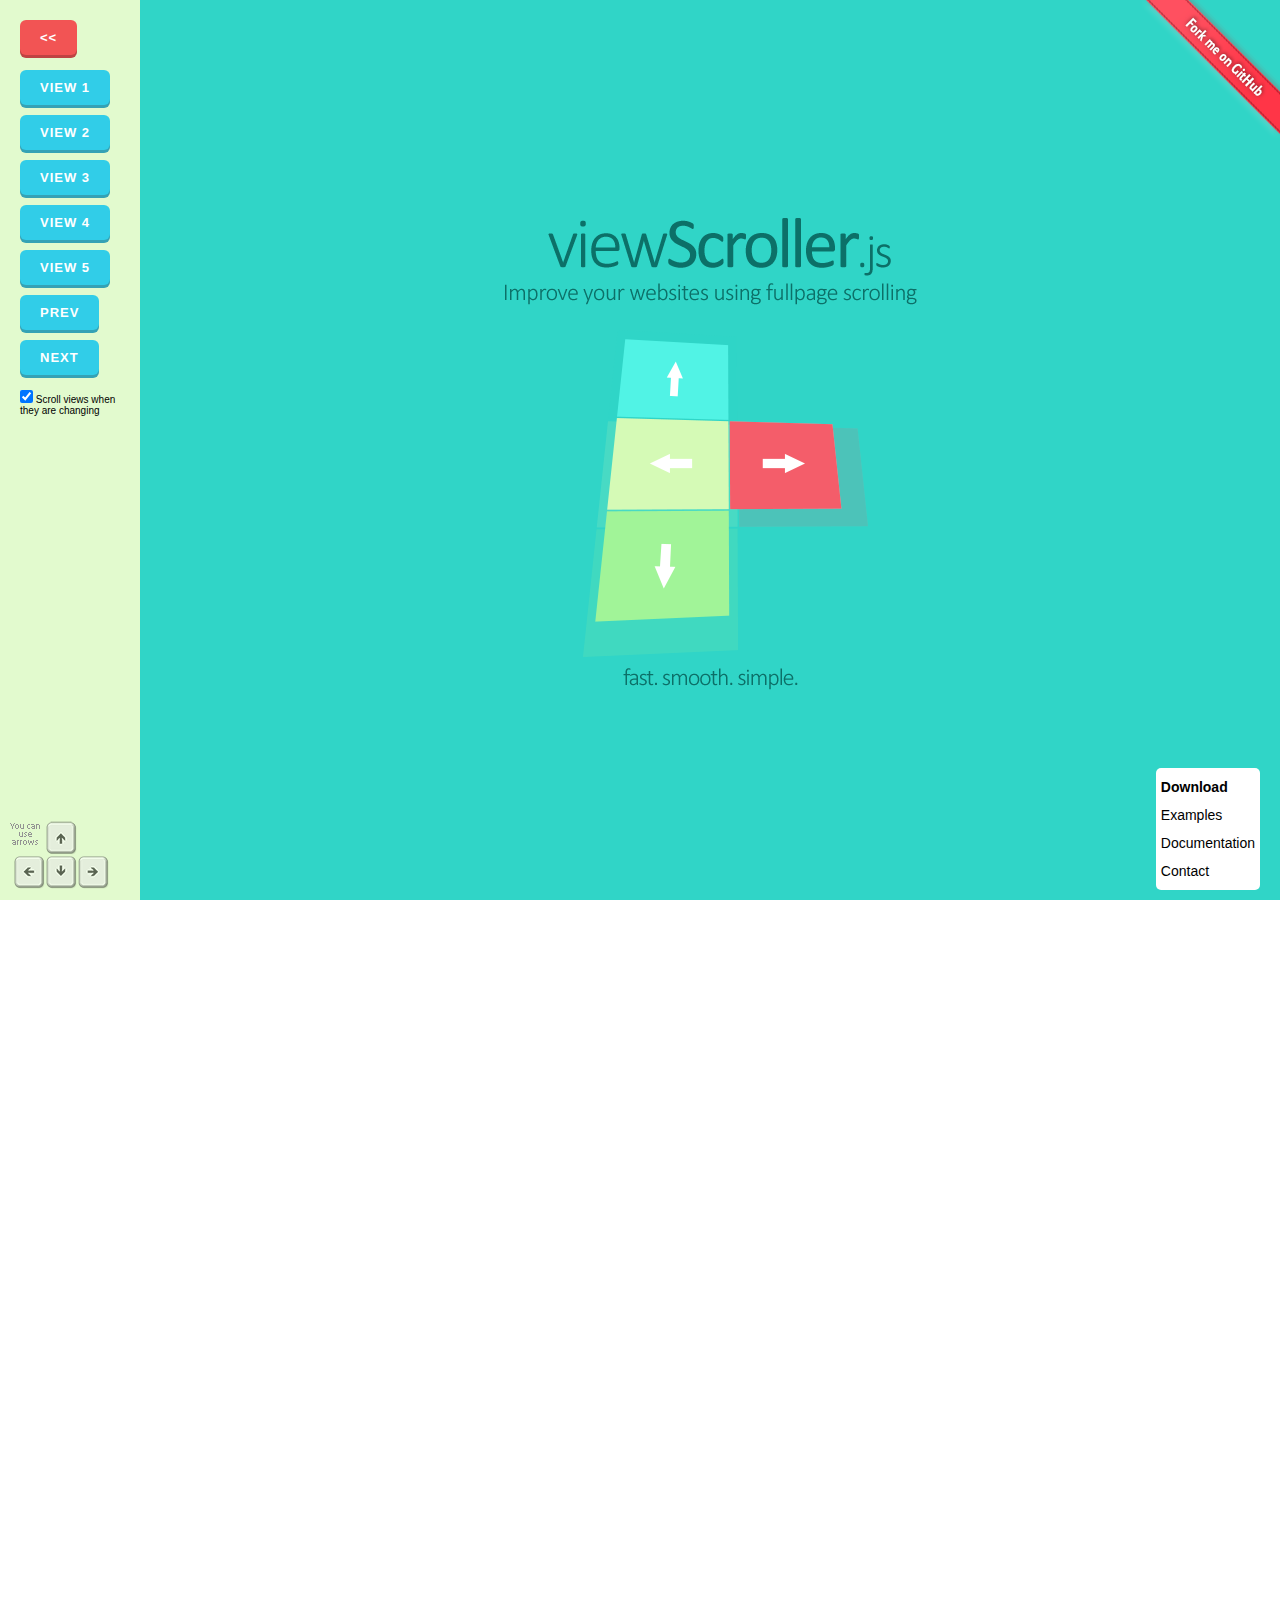
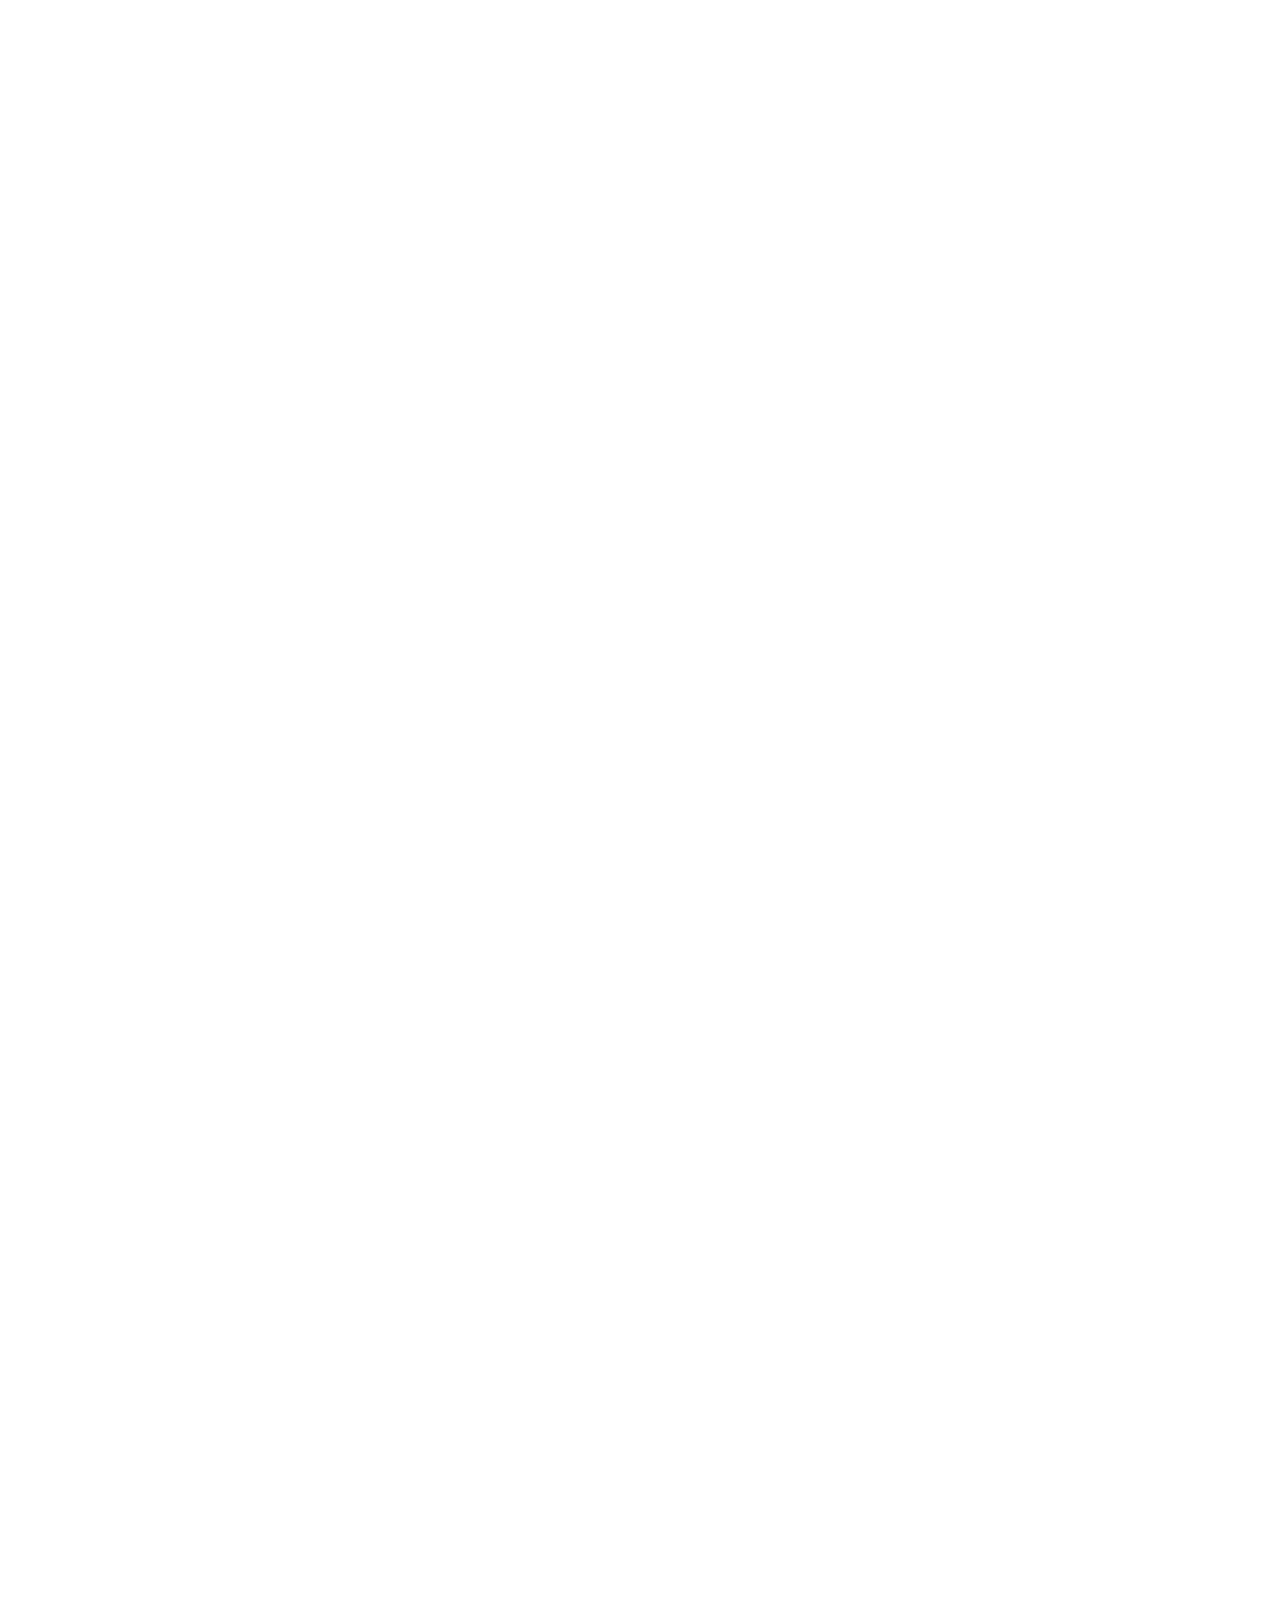
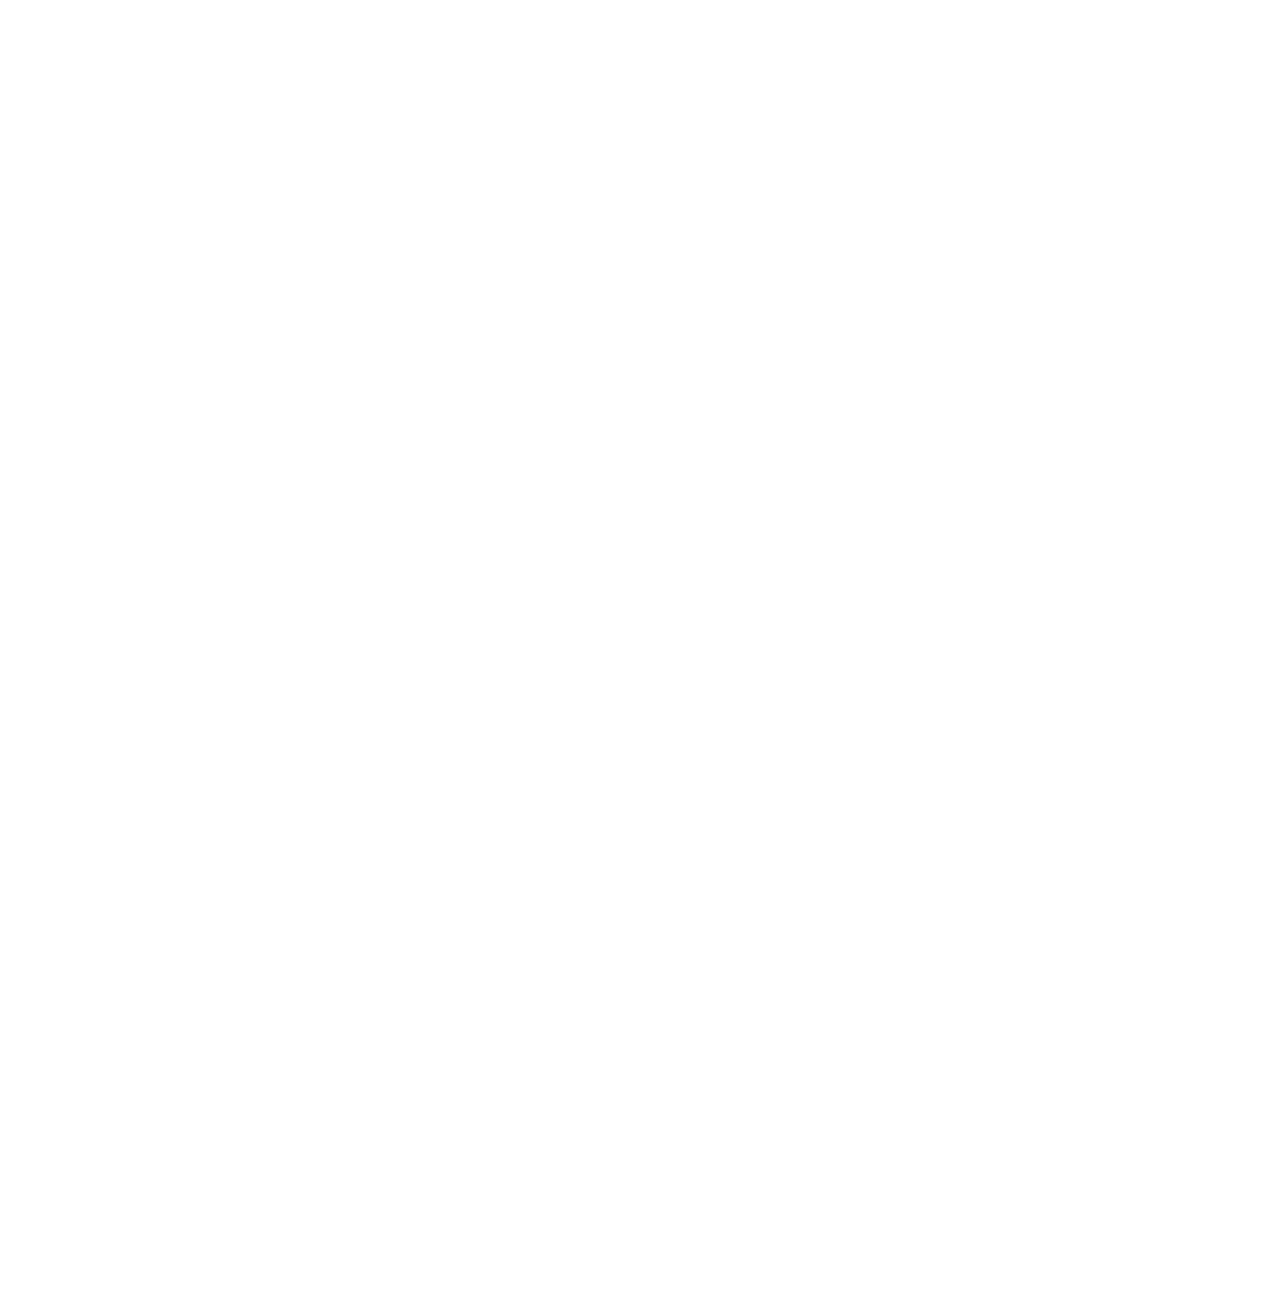
<file: viewscroller/index.html>
﻿<!DOCTYPE html>
<html>

<head>
    <meta charset="utf-8">
    <meta name="viewport" content="width=device-width, initial-scale=1.0, user-scalable=no">
    <meta name="author" content="Copyright (c) 2016 Marcin Gierczak (www.viewdesic.com)">
    <meta name="description" content="viewScroller plugin by Marcin Gierczak. This plugin allows creating fullscreen scrollable webpage." />
    <meta name="keywords" content="viewScroller, fullscreen, html fullpage, scroll page, page scrolling, page scroll, full scroll" />
    <title>viewScroller - Fullpage scrolling plugin</title>
    <link rel="stylesheet" type="text/css" href="viewScroller.min.css">
    <link rel="stylesheet" type="text/css" href="examples.css">
    <style>
        /* Styles specific for this example */
        
        .menu {
            left: 20px;
        }
        
        .menu-text {
            right: 20px;
        }
        
        .arrows {
            left: 10px;
        }
    </style>
</head>

<body>
    <a href="https://github.com/Viewdesic/viewScroller.js">
        <img src="images/forkme-github.png" alt="Fork me on GitHub" class="forkme">
    </a>

    <div class="menu">
        <div class="buttons-section-fxd">
            <button id="hidePanel" class="btn-own btn-own-hidepanel raised center">&lt;&lt;</button>
        </div>
        <div class="buttons-section">
            <a href="#view-1" class="vs-anchor"><button class="btn-own btn-own-changeview raised center">View 1</button></a>
        </div>
        <div class="buttons-section">
            <a href="#view-2" class="vs-anchor"><button class="btn-own btn-own-changeview raised center">View 2</button></a>
        </div>
        <div class="buttons-section">
            <a href="#view-3" class="vs-anchor"><button class="btn-own btn-own-changeview raised center">View 3</button></a>
        </div>
        <div class="buttons-section">
            <a href="#view-4" class="vs-anchor"><button class="btn-own btn-own-changeview raised center">View 4</button></a>
        </div>
        <div class="buttons-section">
            <a href="#view-5" class="vs-anchor"><button class="btn-own btn-own-changeview raised center">View 5</button></a>
        </div>
        <div class="buttons-section">
            <button class="btn-own btn-own-changeview raised center vs-mainview-prev">prev</button>
        </div>
        <div class="buttons-section">
            <button class="btn-own btn-own-changeview raised center vs-mainview-next">next</button>
        </div>
        <div class="scroll-checkbox">
            <input id="scroll" type="checkbox" checked>
            <label for="scroll">Scroll views when they are changing</label>
        </div>
    </div>

    <div class="menu-text">
        <a href="http://www.viewdesic.com/viewscroller/distribution/viewscroller.zip"><b>Download</b></a><br>
        <a href="#" class="examples-show">Examples</a><br>
        <a href="https://github.com/Viewdesic/viewScroller.js">Documentation</a><br>
        <a href="mailto:marcin.gierczak@viewdesic.com">Contact</a>
    </div>

    <img src="images/arrows.png" alt="You can use arrows to change a view" class="arrows">

    <div class="panel"></div>

    <div class="examples">
        <h1>Examples</h1>
        <ul>
            <li><a href="examples/basic.html" class="link">Basic</a></li>
            <li><a href="examples/basic-scrollbar.html" class="link">Basic with scrollbar</a></li>
            <li><a href="index.html" class="link">Panel left</a></li>
            <li><a href="examples/panel-right.html" class="link">Panel right</a></li>
            <li><a href="examples/panel-left-right.html" class="link">Panel left-right</a></li>
            <li><a href="examples/panel-left-fixed.html" class="link">Panel left <b>fixed</b></a></li>
            <li><a href="examples/panel-right-fixed.html" class="link">Panel right <b>fixed</b></a></li>
            <li><a href="examples/backgrounds.html" class="link">Backgrounds</a></li>
            <li><a href="examples/views-normal-page.html" class="link">Views + normal page</a></li>
            <li><a href="examples/header-footer.html" class="link">Header + footer page</a></li>
            <li><a href="examples/custom-height.html" class="link">Custom height of view</a></li>
            <li><a href="examples/all-functions.html" class="link">All functions</a></li>
            <br>
            <li><a href="examples/extra-sample.html" class="link">Extra sample</a></li>
            <br>
            <li><a href="#" onclick="javascript: $('.examples').hide()" class="link-small">&lt;&lt; close examples</a></li>
        </ul>
    </div>

    <div class="mainbag">
        <div vs-anchor="view-1" class="mainview view1">
            <div class="vs-center-wrap">
                <div class="vs-center">
                    <img src="images/viewscroller-logo.png" alt="viewScroller logo" class="logo">
                </div>
            </div>
        </div>
        <div vs-anchor="view-2" class="mainview">
            <div class="subbag">
                <div vs-anchor="subview-a" class="subview subview-a">
                    <div class="box">
                        <div class="info">
                            Subview A
                            <div class="pos">
                                <input type="button" value="&lt;" class="vs-subview-prev">
                                <a href="#subview-a" class="vs-anchor"><input type="button" value="A"></a>
                                <a href="#subview-b" class="vs-anchor"><input type="button" value="B"></a>
                                <a href="#subview-c" class="vs-anchor"><input type="button" value="C"></a>
                                <input type="button" value="&gt;" class="vs-subview-next">
                            </div>
                        </div>
                    </div>
                </div>
                <div vs-anchor="subview-b" class="subview subview-b">
                    <div class="box">
                        <div class="info">
                            Subview B
                            <div class="pos">
                                <input type="button" value="&lt;" class="vs-subview-prev">
                                <a href="#subview-a" class="vs-anchor"><input type="button" value="A"></a>
                                <a href="#subview-b" class="vs-anchor"><input type="button" value="B"></a>
                                <a href="#subview-c" class="vs-anchor"><input type="button" value="C"></a>
                                <input type="button" value="&gt;" class="vs-subview-next">
                            </div>
                        </div>
                    </div>
                </div>
                <div vs-anchor="subview-c" class="subview subview-c">
                    <div class="box">
                        <div class="info">
                            Subview C
                            <div class="pos">
                                <input type="button" value="&lt;" class="vs-subview-prev">
                                <a href="#subview-a" class="vs-anchor"><input type="button" value="A"></a>
                                <a href="#subview-b" class="vs-anchor"><input type="button" value="B"></a>
                                <a href="#subview-c" class="vs-anchor"><input type="button" value="C"></a>
                                <input type="button" value="&gt;" class="vs-subview-next">
                            </div>
                        </div>
                    </div>
                </div>
            </div>
        </div>
        <div vs-anchor="view-3" class="mainview view3">
            <div class="box">
                <div class="info">View 3</div>
            </div>
        </div>
        <div vs-anchor="view-4" class="mainview">
            <div class="subbag">
                <div vs-anchor="subview-d" class="subview subview-d">
                    <div class="box">
                        <div class="info">
                            Subview D
                            <div class="pos">
                                <input type="button" value="&lt;" class="vs-subview-prev">
                                <a href="#subview-d" class="vs-anchor"><input type="button" value="D"></a>
                                <a href="#subview-e" class="vs-anchor"><input type="button" value="E"></a>
                                <input type="button" value="&gt;" class="vs-subview-next">
                            </div>
                        </div>
                    </div>
                </div>
                <div vs-anchor="subview-e" class="subview subview-e">
                    <div class="box">
                        <div class="info">
                            Subview E
                            <div class="pos">
                                <input type="button" value="&lt;" class="vs-subview-prev">
                                <a href="#subview-d" class="vs-anchor"><input type="button" value="D"></a>
                                <a href="#subview-e" class="vs-anchor"><input type="button" value="E"></a>
                                <input type="button" value="&gt;" class="vs-subview-next">
                            </div>
                        </div>
                    </div>
                </div>
            </div>
        </div>
        <div vs-anchor="view-5" class="mainview view5">
            <div class="box">
                <div class="info">View 5</div>
            </div>
        </div>
    </div>

    <script src="jquery-3.1.0.min.js"></script>
    <script src="jquery.easing.min.js"></script>
    <script src="jquery.mousewheel.min.js"></script>
    <!-- <script src="viewScroller.min.js"></script> //-->
	<script src="viewScroller.js"></script>
    <script>
        $(document).ready(function () {

            // Sets viewScroller with sample events
            $('.mainbag').viewScroller({
                useScrollbar: false,
                beforeChange: function () {
                    console.log('beforeChange fired!');
                    return false; // It means that views change will be terminated
                },
                afterChange: function () {
                    console.log('afterChange fired!');
                },
                beforeResize: function () {
                    console.log('beforeResize fired!');
                },
                afterResize: function () {
                    console.log('afterResize fired!');
                }
            });

            // Sets start params for MENU
            $('.mainbag').css({
                'left': '140px'
            });
            $.fn.viewScroller.setSpaceMainBag(140); // Sets 140px space for MENU

            // Show / hide menu panel
            $('#hidePanel').on('click', function () {
                if ($('.panel').css('display') !== 'none') {
                    $('#hidePanel').text('>>');
                    $('.panel').hide();
                    $('.mainbag').css({
                        'left': '0px'
                    });
                    $.fn.viewScroller.setSpaceMainBag(0); // sets mainbag's width when panel is closed
                } else {
                    $('#hidePanel').text('<<');
                    $('.panel').show();
                    $('.mainbag').css({
                        'left': '140px'
                    });
                    $.fn.viewScroller.setSpaceMainBag(140); // sets mainbag's width when panel is open
                }
            });

            //Show / hide examples panel
            $('.examples').hide();
            $('.examples-show').click(function () {
                $('.examples').toggle();
            });

            // Turnon / turnoff the scroll views when they are animate
            $('#scroll').on('click', function () {
                if ($('#scroll').prop("checked")) {
                    $.fn.viewScroller.setChangeWhenAnim(true);
                } else {
                    $.fn.viewScroller.setChangeWhenAnim(false);
                }
            });

        });
    </script>
</body>

</html>
</file>
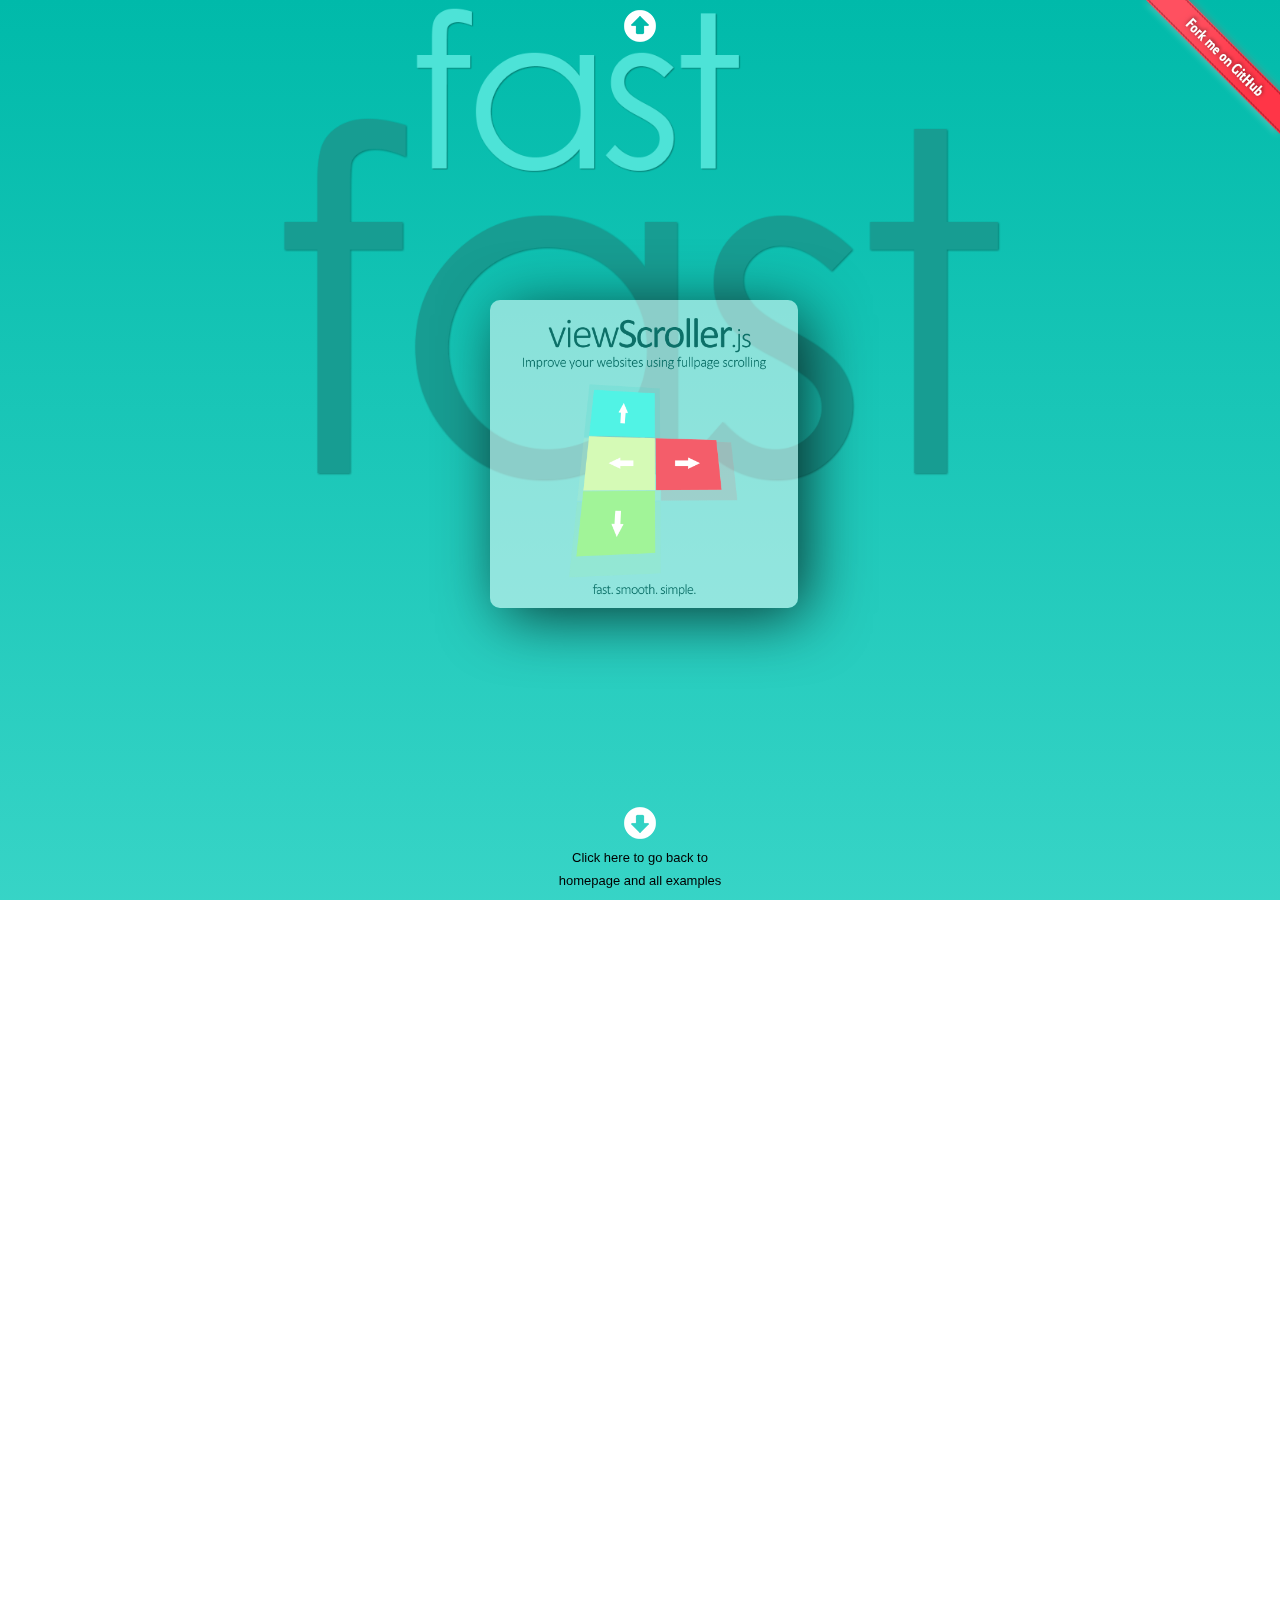
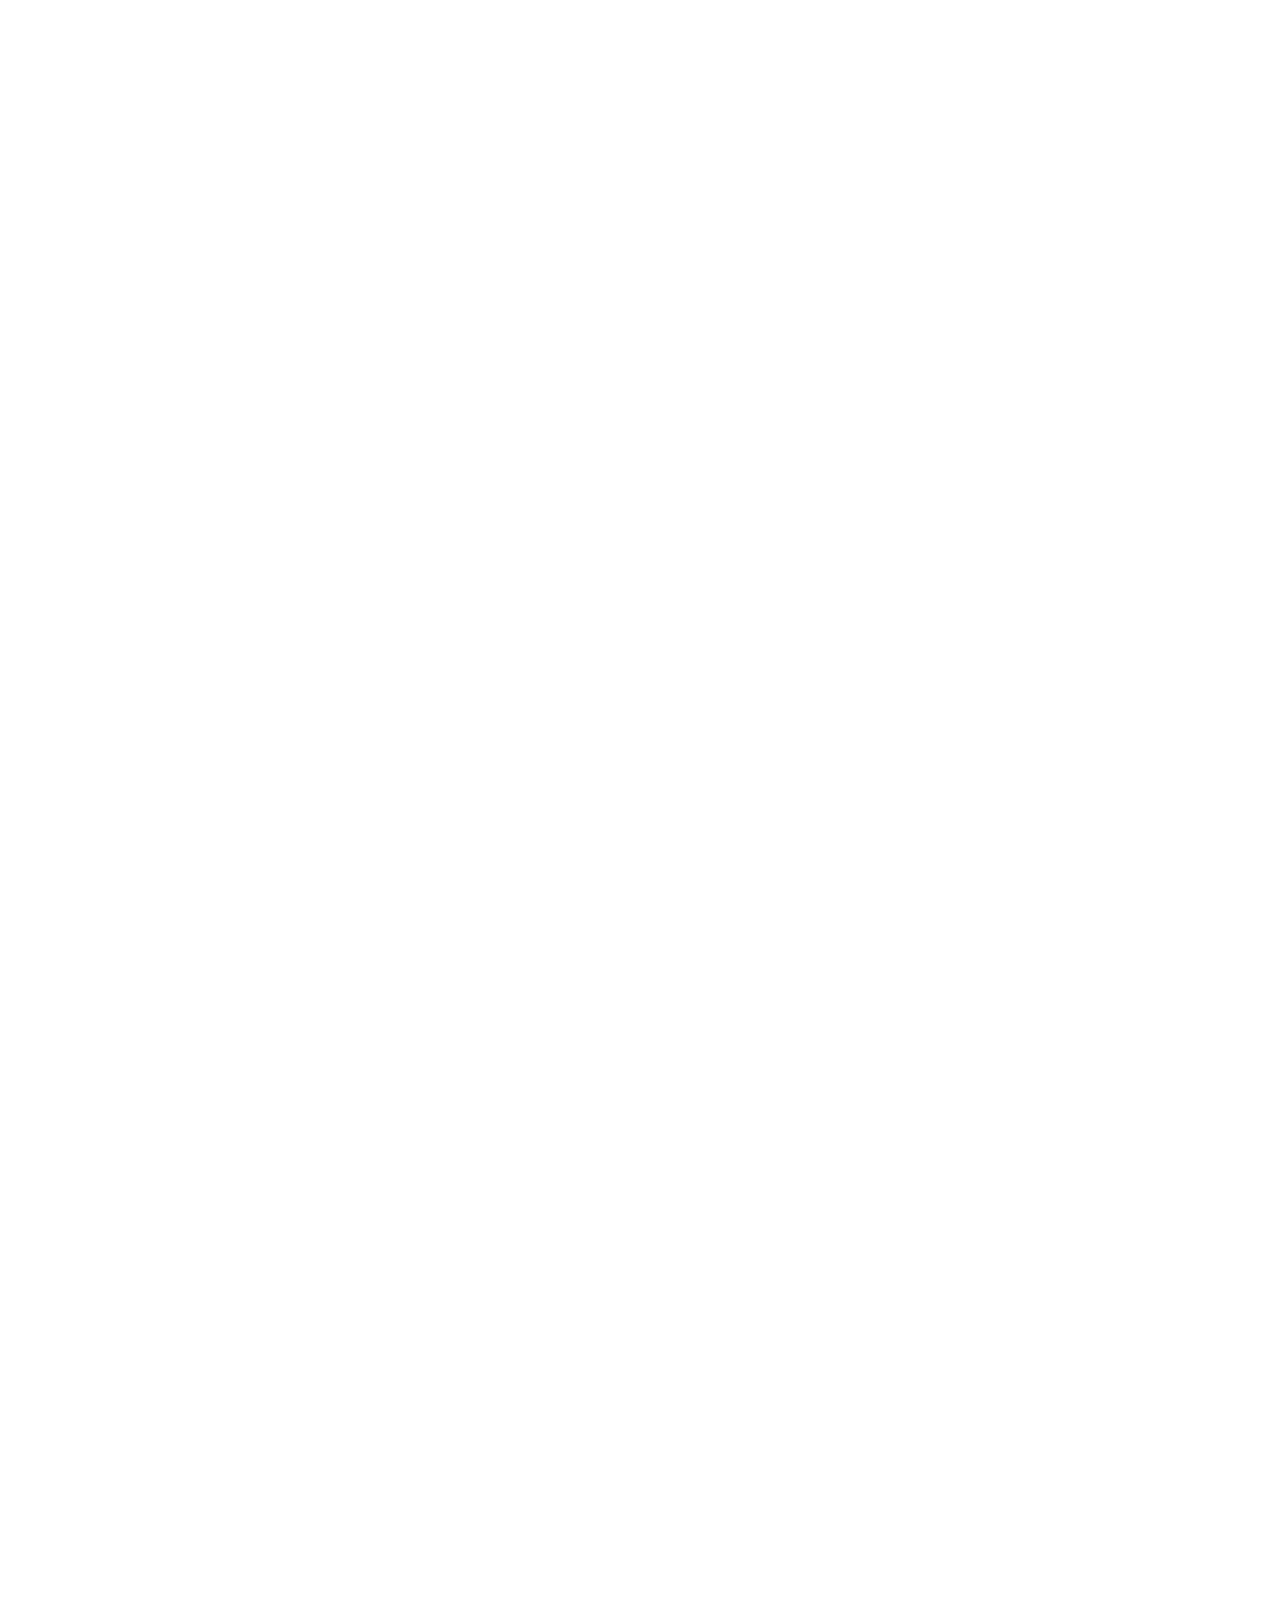
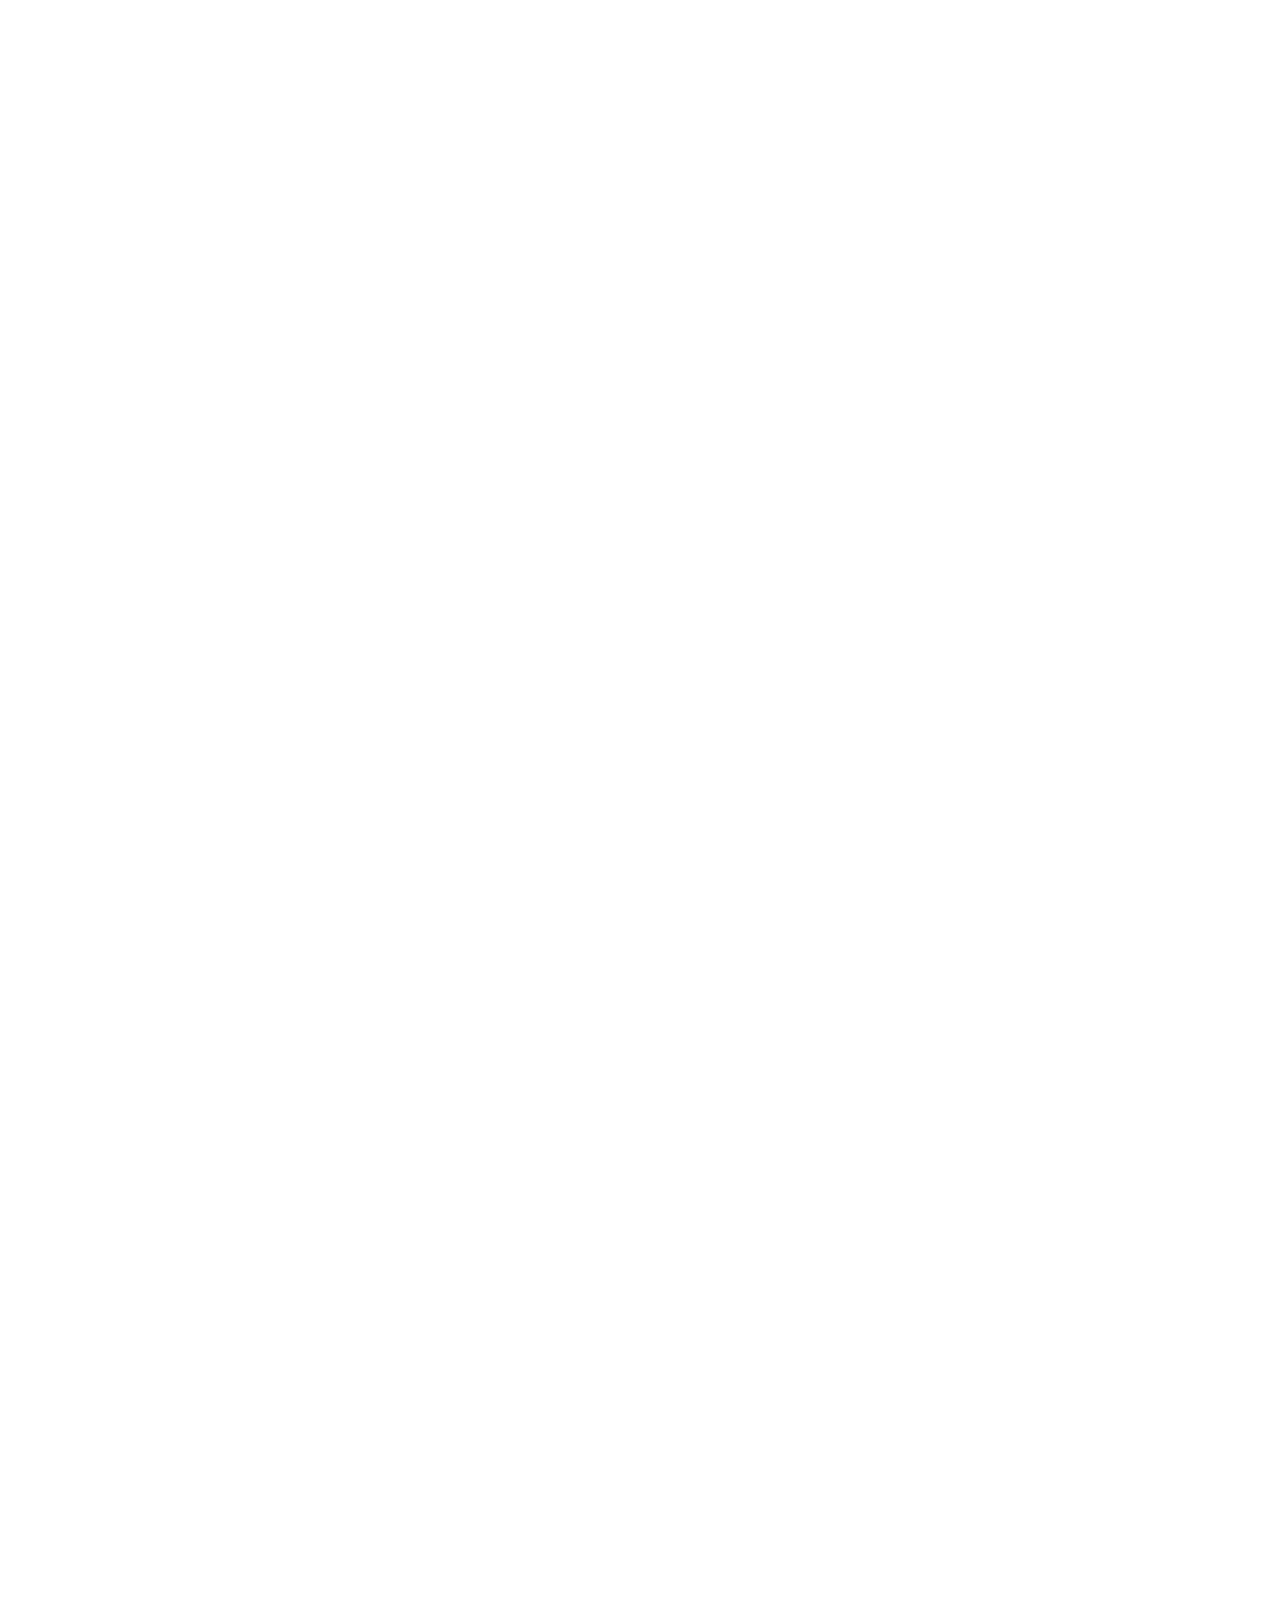
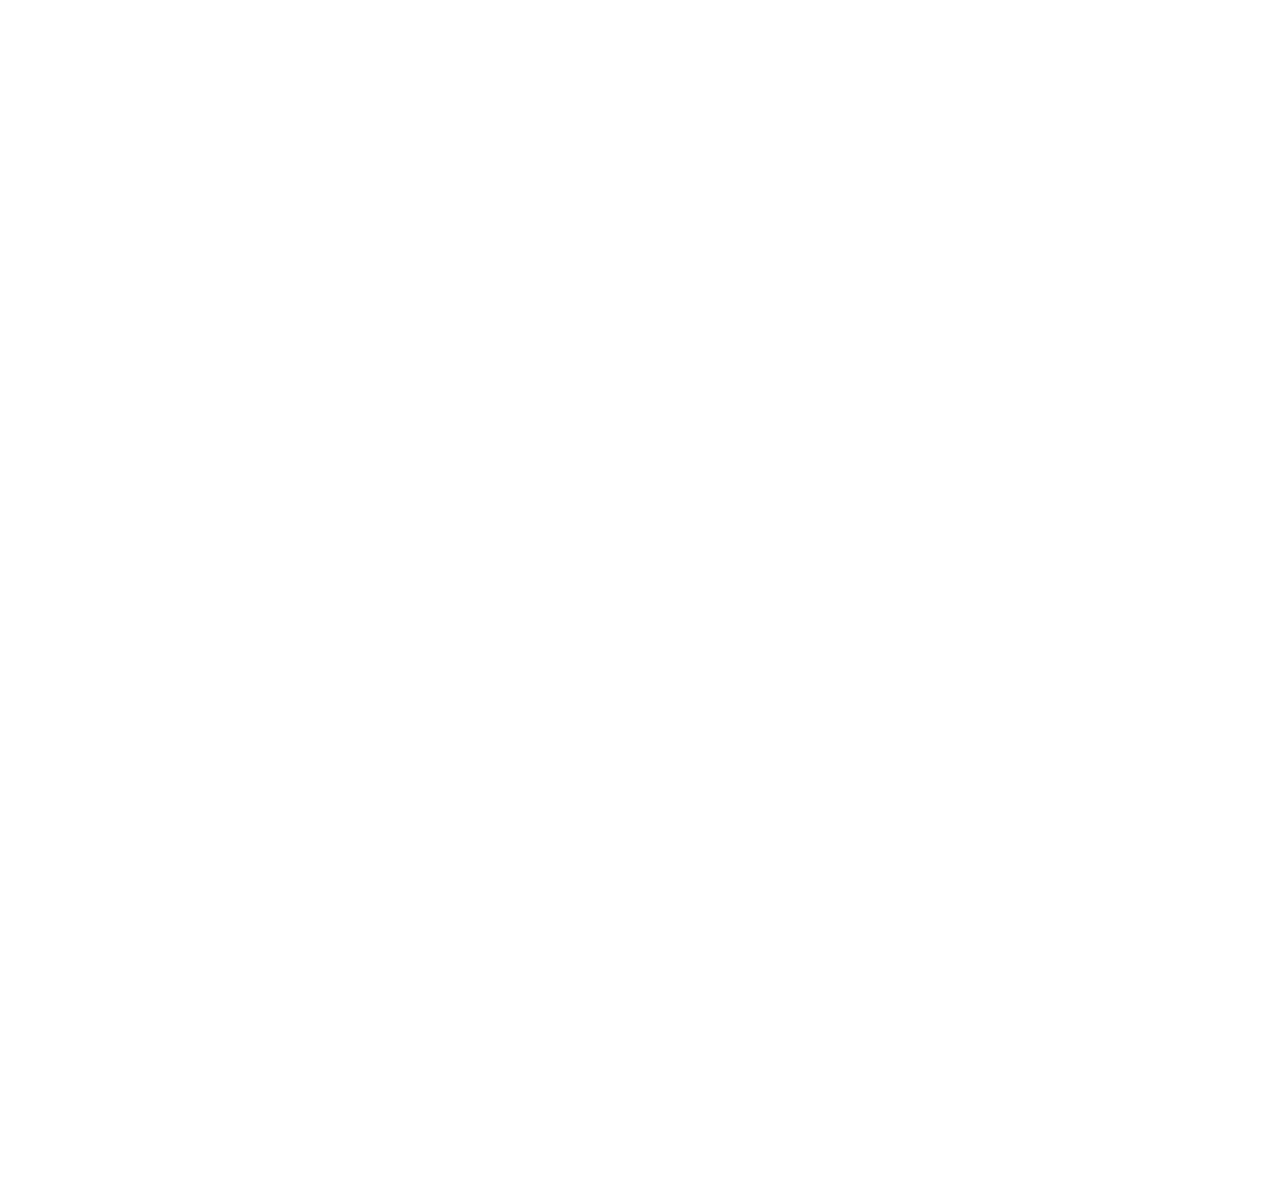
<file: viewscroller/examples/extra-sample.html>
﻿<!DOCTYPE html>
<html>

<head>
    <meta charset="utf-8">
    <meta name="viewport" content="width=device-width, initial-scale=1.0, user-scalable=no">
    <meta name="author" content="Copyright (c) 2016 Marcin Gierczak (www.viewdesic.com)">
    <meta name="description" content="viewScroller plugin by Marcin Gierczak. This plugin allows creating fullscreen scrollable webpage." />
    <meta name="keywords" content="viewScroller, fullscreen, html fullpage, scroll page, page scrolling, page scroll, full scroll" />
    <title>viewScroller - Extra example</title>
    <link rel="stylesheet" type="text/css" href="../viewScroller.css">
    <style>
        /* Custom views styles */
        
        .view1 {
            background: #00baaa;
            background: -webkit-linear-gradient(#00baaa, #7af4e9);
            background: -o-linear-gradient(#00baaa, #7af4e9);
            background: -moz-linear-gradient(#00baaa, #7af4e9);
            background: linear-gradient(#00baaa, #7af4e9);
        }
        
        .view2 {
            background: #26bece;
            background: -webkit-linear-gradient(#7af4e9, #26bece);
            background: -o-linear-gradient(#7af4e9, #26bece);
            background: -moz-linear-gradient(#7af4e9, #26bece);
            background: linear-gradient(#7af4e9, #26bece);
        }
        
        .view3 {
            background: #26bece;
            background: -webkit-linear-gradient(#26bece, #1c93a0);
            background: -o-linear-gradient(#26bece, #1c93a0);
            background: -moz-linear-gradient(#26bece, #1c93a0);
            background: linear-gradient(#26bece, #1c93a0);
        }
        /* Styles specific for this example */
        
        a {
            text-decoration: none;
            font-size: 13px;
            color: #000;
        }
        
        .menu-up {
            position: fixed;
            top: 10px;
            margin-left: -16px;
            left: 50%;
            width: 32px;
            font-family: Arial;
            font-size: 20px;
            z-index: 10;
        }
        
        .menu-down {
            position: fixed;
            bottom: 10px;
            margin-left: -100px;
            left: 50%;
            width: 200px;
            font-family: Arial;
            font-size: 20px;
            z-index: 10;
            text-align: center;
        }
        
        .forkme {
            position: fixed;
            z-index: 30;
            top: 0;
            right: 0;
            border: 0;
        }
        
        .logo {
            position: fixed;
            z-index: 30;
            top: 50%;
            left: 50%;
            margin-top: -150px;
            margin-left: -150px;
            max-width: 288px;
            max-height: 288px;
            background: rgba(255, 255, 255, .5);
            padding: 10px 10px;
            border-radius: 10px;
            -webkit-box-shadow: 10px 10px 63px -4px rgba(0, 0, 0, 0.75);
            -moz-box-shadow: 10px 10px 63px -4px rgba(0, 0, 0, 0.75);
            box-shadow: 10px 10px 63px -4px rgba(0, 0, 0, 0.75);
			-webkit-transition: box-shadow .5s ease;
			-moz-transition: box-shadow .5s ease;
			-o-transition: box-shadow .5s ease;
			transition: box-shadow .5s ease;
        }
		
		.logo:hover {
			-webkit-box-shadow: 5px 5px 30px -4px rgba(0, 0, 0, 0.75);
            -moz-box-shadow: 5px 5px 30px -4px rgba(0, 0, 0, 0.75);
            box-shadow: 5px 5px 30px -4px rgba(0, 0, 0, 0.75);
		}
		
		.logo:active {
			-webkit-box-shadow: 0 0 rgba(0, 0, 0, 0.75);
            -moz-box-shadow: 0 0 rgba(0, 0, 0, 0.75);
            box-shadow: 0 0 rgba(0, 0, 0, 0.75);
		}
        
        .inscription {
            width: 80vw;
            min-width: 600px;
            max-width: 1300px;
        }
        
        .up:hover,
        .down:hover {
            -webkit-filter: opacity(.5);
			-moz-filter: opacity(.5);
			-ms-filter: "progid:DXImageTransform.Microsoft.Alpha(Opacity=50)";
            filter: opacity(.5);
        }
        
        input[type="button"] {
            -webkit-appearance: none;
            display: inline-block;
            padding: 5px 10px;
            font-size: 12px;
            cursor: pointer;
            text-align: center;
            text-decoration: none;
            outline: none;
            color: #000;
            background-color: #fff;
            border: none;
            border-radius: 5px;
            box-shadow: 0 2px #000;
        }
        /* Extends predefined vs-center class */
        
        .vs-center {
            position: fixed;
            font-family: Arial, Tahoma;
            font-size: 50px;
            color: rgba(0, 0, 0, .6)
        }
        
        .vs-center-fixed {
            position: fixed;
            font-family: Arial, Tahoma;
            font-size: 50px;
            color: rgba(0, 0, 0, .6)
        }
    </style>
</head>

<body>
    <a href="https://github.com/Viewdesic/viewScroller.js"><img src="../images/forkme-github.png" alt="Fork me on GitHub" class="forkme"></a>

    <div class="menu-up">
        <a class="vs-mainview-prev"><img src="../images/up.png" class="up"></a>
    </div>

    <div class="menu-down">
        <a class="vs-mainview-next"><img src="../images/down.png" class="down"></a><br>
        <a href="../index.html">Click here to go back to homepage and all examples</a><br>
    </div>

    <a href="../index.html"><img src="../images/viewscroller-logo.png" alt="viewScroller logo" class="logo"></a>

    <div class="mainbag">
        <div vs-anchor="view-1" class="mainview view1">
            <img src="../images/fast.png" class="inscription">
        </div>
        <div vs-anchor="view-2" class="mainview view2">
            <img src="../images/smooth.png" class="inscription">
        </div>
        <div vs-anchor="view-3" class="mainview view3">
            <img src="../images/simple.png" class="inscription">
        </div>
    </div>

    <script src="../jquery-3.1.0.min.js"></script>
    <script src="../jquery.easing.min.js"></script>
    <script src="../jquery.mousewheel.min.js"></script>
    <script src="../viewScroller.js"></script>
    <script>
        $(document).ready(function() {

            // Sets viewScroller
            $('.mainbag').viewScroller({
                animSpeedMainView: 2000,
                animEffectMainViewCss3: 'cubic-bezier(0.42, 0, 0.58, 1)',
                useScrollbar: false,
                changeWhenAnim: false,
                viewsHeight: [2000, 2000, 2000]
            });

        });
    </script>
</body>

</html>
</file>
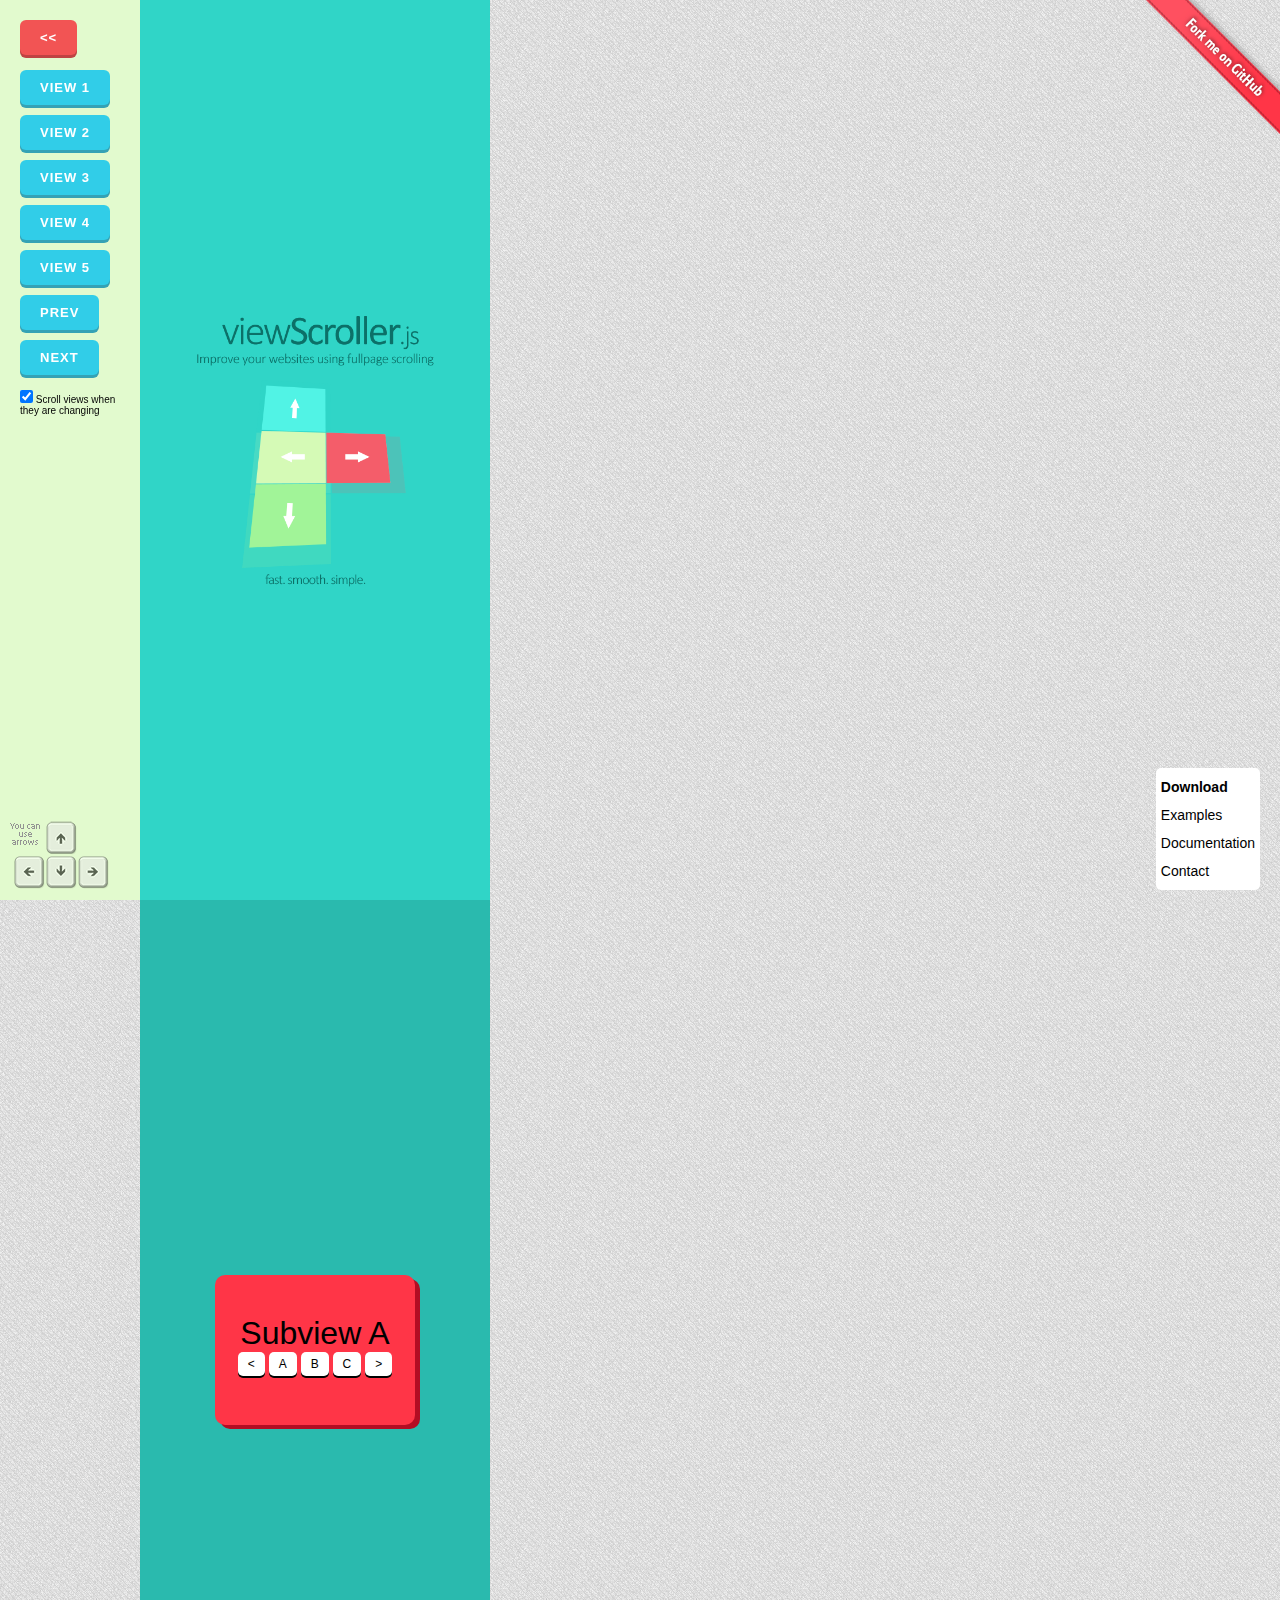
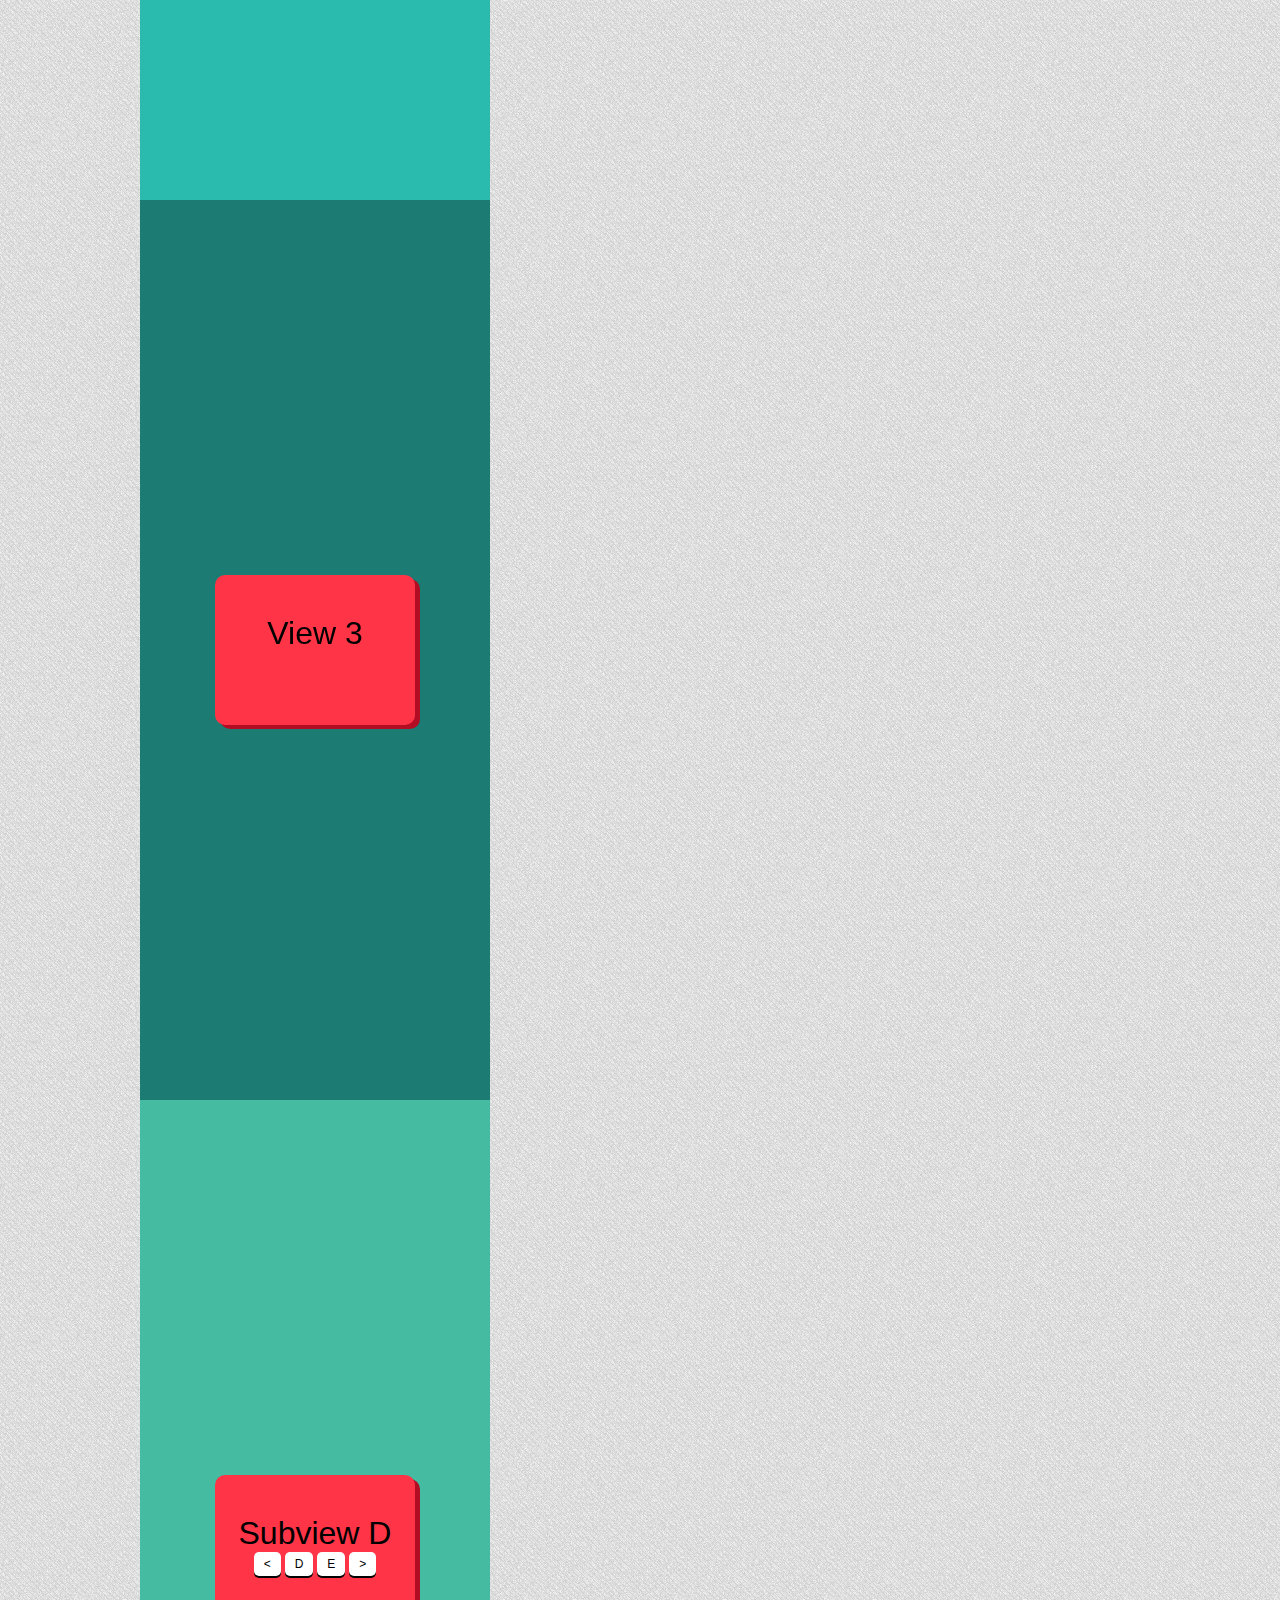
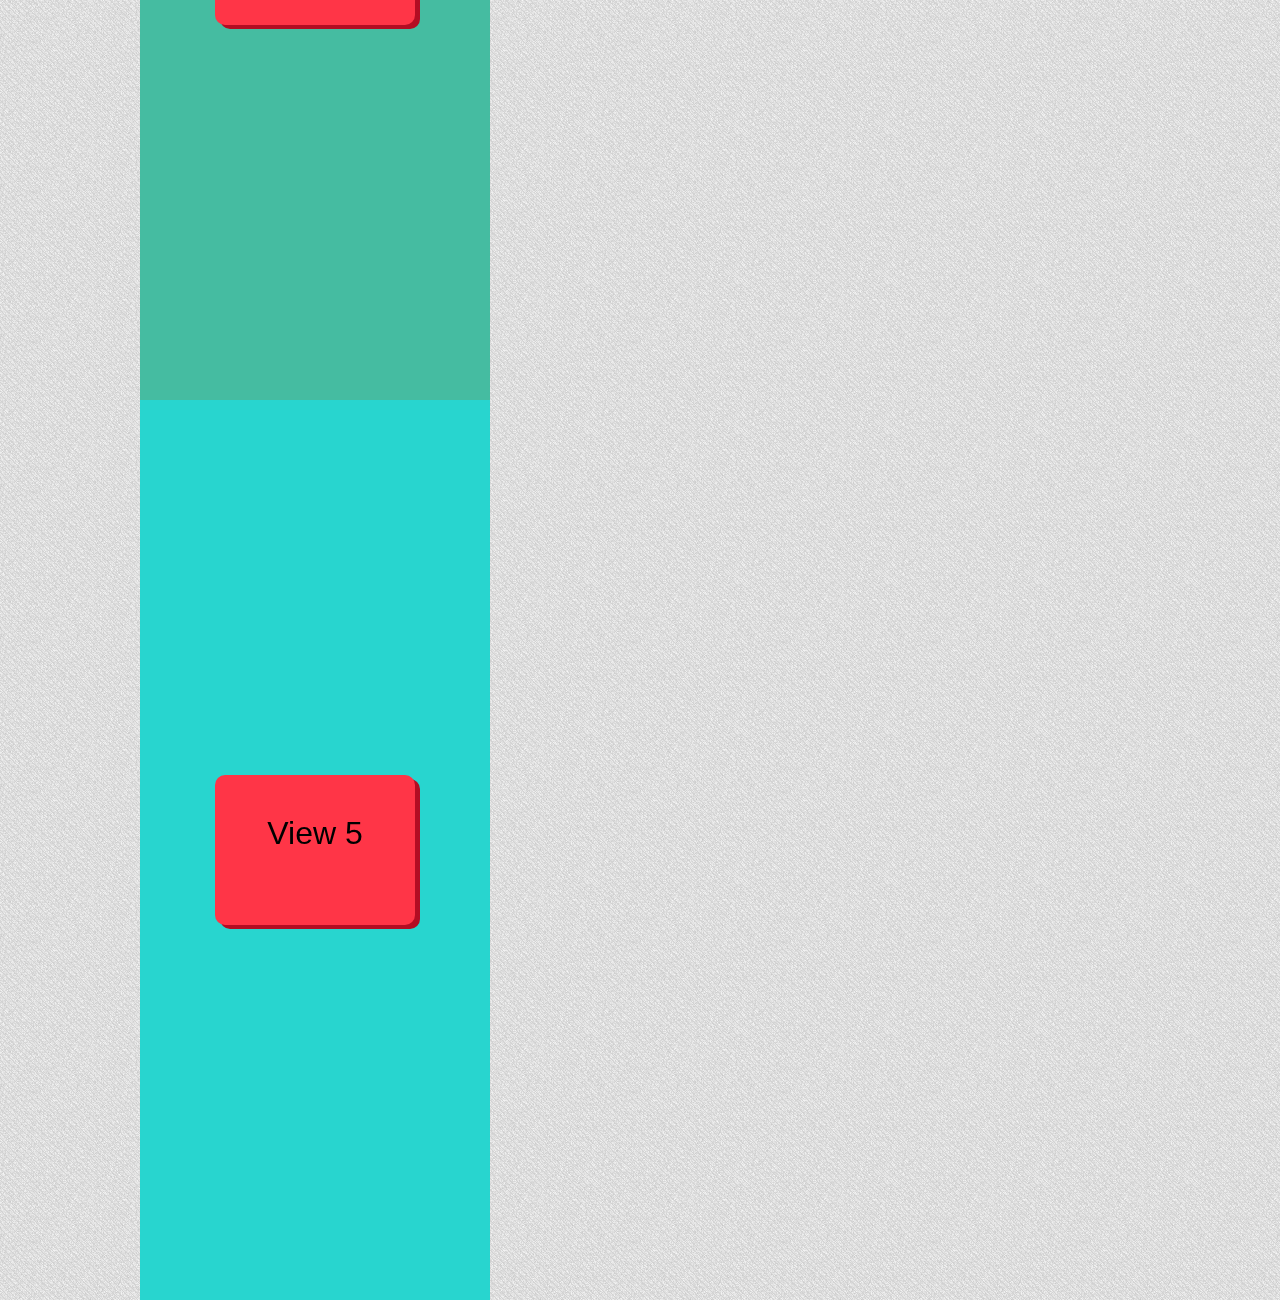
<file: viewscroller/examples/panel-left-fixed.html>
﻿<!DOCTYPE html>
<html>

<head>
    <meta charset="utf-8">
    <meta name="viewport" content="width=device-width, initial-scale=1.0, user-scalable=no">
    <meta name="author" content="Copyright (c) 2016 Marcin Gierczak (www.viewdesic.com)">
    <meta name="description" content="viewScroller plugin by Marcin Gierczak. This plugin allows creating fullscreen scrollable webpage." />
    <meta name="keywords" content="viewScroller, fullscreen, html fullpage, scroll page, page scrolling, page scroll, full scroll" />
    <title>viewScroller - Panel left fixed example</title>
    <link rel="stylesheet" type="text/css" href="../viewScroller.css">
    <link rel="stylesheet" type="text/css" href="../examples.css">
    <style>
        /* Styles specific for this example */
        
        body {
            background-image: url('../images/pattern.png');
            background-repeat: repeat;
        }
        
        .menu {
            left: 20px;
        }
        
        .menu-text {
            right: 20px;
        }
        
        .arrows {
            left: 10px;
        }
    </style>
</head>

<body>
    <a class="forkme" href="https://github.com/Viewdesic/viewScroller.js"><img src="../images/forkme-github.png" alt="Fork me on GitHub" class="forkme"></a>

    <div class="menu">
        <div class="buttons-section-fxd">
            <button id="hidePanel" class="btn-own btn-own-hidepanel raised center">&lt;&lt;</button>
        </div>
        <div class="buttons-section">
            <a href="#view-1" class="vs-anchor"><button class="btn-own btn-own-changeview raised center">View 1</button></a>
        </div>
        <div class="buttons-section">
            <a href="#view-2" class="vs-anchor"><button class="btn-own btn-own-changeview raised center">View 2</button></a>
        </div>
        <div class="buttons-section">
            <a href="#view-3" class="vs-anchor"><button class="btn-own btn-own-changeview raised center">View 3</button></a>
        </div>
        <div class="buttons-section">
            <a href="#view-4" class="vs-anchor"><button class="btn-own btn-own-changeview raised center">View 4</button></a>
        </div>
        <div class="buttons-section">
            <a href="#view-5" class="vs-anchor"><button class="btn-own btn-own-changeview raised center">View 5</button></a>
        </div>
        <div class="buttons-section">
            <button class="btn-own btn-own-changeview raised center vs-mainview-prev">prev</button>
        </div>
        <div class="buttons-section">
            <button class="btn-own btn-own-changeview raised center vs-mainview-next">next</button>
        </div>
        <div class="scroll-checkbox">
            <input id="scroll" type="checkbox" checked>
            <label for="scroll">Scroll views when they are changing</label>
        </div>
    </div>

    <div class="menu-text">
        <a href="http://www.viewdesic.com/viewscroller/distribution/viewscroller.zip"><b>Download</b></a><br>
        <a href="#" class="examples-show">Examples</a><br>
        <a href="https://github.com/Viewdesic/viewScroller.js">Documentation</a><br>
        <a href="mailto:marcin.gierczak@viewdesic.com">Contact</a>
    </div>

    <img src="../images/arrows.png" alt="You can use arrows to change a view" class="arrows">

    <div class="panel"></div>

    <div class="examples">
        <h1>Examples</h1>
        <ul>
            <li><a href="basic.html" class="link">Basic</a></li>
            <li><a href="basic-scrollbar.html" class="link">Basic with scrollbar</a></li>
            <li><a href="../index.html" class="link">Panel left</a></li>
            <li><a href="panel-right.html" class="link">Panel right</a></li>
            <li><a href="panel-left-right.html" class="link">Panel left-right</a></li>
            <li><a href="panel-left-fixed.html" class="link">Panel left <b>fixed</b></a></li>
            <li><a href="panel-right-fixed.html" class="link">Panel right <b>fixed</b></a></li>
            <li><a href="backgrounds.html" class="link">Backgrounds</a></li>
            <li><a href="views-normal-page.html" class="link">Views + normal page</a></li>
            <li><a href="header-footer.html" class="link">Header + footer page</a></li>
            <li><a href="all-functions.html" class="link">All functions</a></li>
            <br>
            <li><a href="#" onclick="javascript: $('.examples').hide()" class="link-small">&lt;&lt; close examples</a></li>
        </ul>
    </div>

    <div class="mainbag">
        <div vs-anchor="view-1" class="mainview view1">
            <div class="vs-center-wrap">
                <div class="vs-center">
                    <img src="../images/viewscroller-logo.png" alt="viewScroller logo" class="logo">
                </div>
            </div>
        </div>
        <div vs-anchor="view-2" class="mainview">
            <div class="subbag">
                <div vs-anchor="subview-a" class="subview subview-a">
                    <div class="box">
                        <div class="info">
                            Subview A
                            <div class="pos">
                                <input type="button" value="&lt;" class="vs-subview-prev">
                                <a href="#subview-a" class="vs-anchor"><input type="button" value="A"></a>
                                <a href="#subview-b" class="vs-anchor"><input type="button" value="B"></a>
                                <a href="#subview-c" class="vs-anchor"><input type="button" value="C"></a>
                                <input type="button" value="&gt;" class="vs-subview-next">
                            </div>
                        </div>
                    </div>
                </div>
                <div vs-anchor="subview-b" class="subview subview-b">
                    <div class="box">
                        <div class="info">
                            Subview B
                            <div class="pos">
                                <input type="button" value="&lt;" class="vs-subview-prev">
                                <a href="#subview-a" class="vs-anchor"><input type="button" value="A"></a>
                                <a href="#subview-b" class="vs-anchor"><input type="button" value="B"></a>
                                <a href="#subview-c" class="vs-anchor"><input type="button" value="C"></a>
                                <input type="button" value="&gt;" class="vs-subview-next">
                            </div>
                        </div>
                    </div>
                </div>
                <div vs-anchor="subview-c" class="subview subview-c">
                    <div class="box">
                        <div class="info">
                            Subview C
                            <div class="pos">
                                <input type="button" value="&lt;" class="vs-subview-prev">
                                <a href="#subview-a" class="vs-anchor"><input type="button" value="A"></a>
                                <a href="#subview-b" class="vs-anchor"><input type="button" value="B"></a>
                                <a href="#subview-c" class="vs-anchor"><input type="button" value="C"></a>
                                <input type="button" value="&gt;" class="vs-subview-next">
                            </div>
                        </div>
                    </div>
                </div>
            </div>
        </div>
        <div vs-anchor="view-3" class="mainview view3">
            <div class="box">
                <div class="info">View 3</div>
            </div>
        </div>
        <div vs-anchor="view-4" class="mainview">
            <div class="subbag">
                <div vs-anchor="subview-d" class="subview subview-d">
                    <div class="box">
                        <div class="info">
                            Subview D
                            <div class="pos">
                                <input type="button" value="&lt;" class="vs-subview-prev">
                                <a href="#subview-d" class="vs-anchor"><input type="button" value="D"></a>
                                <a href="#subview-e" class="vs-anchor"><input type="button" value="E"></a>
                                <input type="button" value="&gt;" class="vs-subview-next">
                            </div>
                        </div>
                    </div>
                </div>
                <div vs-anchor="subview-e" class="subview subview-e">
                    <div class="box">
                        <div class="info">
                            Subview E
                            <div class="pos">
                                <input type="button" value="&lt;" class="vs-subview-prev">
                                <a href="#subview-d" class="vs-anchor"><input type="button" value="D"></a>
                                <a href="#subview-e" class="vs-anchor"><input type="button" value="E"></a>
                                <input type="button" value="&gt;" class="vs-subview-next">
                            </div>
                        </div>
                    </div>
                </div>
            </div>
        </div>
        <div vs-anchor="view-5" class="mainview view5">
            <div class="box">
                <div class="info">View 5</div>
            </div>
        </div>
    </div>

    <script src="../jquery-3.1.0.min.js"></script>
    <script src="../jquery.easing.min.js"></script>
    <script src="../jquery.mousewheel.min.js"></script>
    <script src="../viewScroller.js"></script>
    <script>
        $(document).ready(function() {

            // Sets viewScroller
            $('.mainbag').viewScroller({
                useScrollbar: false
            });

            // Sets fixed width of mainview
            $.fn.viewScroller.setFixedWidth(350);

            // Sets start params for MENU
            $('.mainbag').css({
                'left': '140px'
            });
            $.fn.viewScroller.setSpaceMainBag(140); // Sets 140px space for MENU

            // Show / hide menu panel
            $('#hidePanel').on('click', function() {
                if ($('.panel').css('display') !== 'none') {
                    $('#hidePanel').text('>>');
                    $('.panel').hide();
                    $('.mainbag').css({
                        'left': '0px'
                    });
                    $.fn.viewScroller.setSpaceMainBag(0); // sets mainbag's width when panel is closed
                } else {
                    $('#hidePanel').text('<<');
                    $('.panel').show();
                    $('.mainbag').css({
                        'left': '140px'
                    });
                    $.fn.viewScroller.setSpaceMainBag(140); // sets mainbag's width when panel is open
                }
            });

            //Show / hide examples panel
            $('.examples').hide();
            $('.examples-show').click(function() {
                $('.examples').toggle();
            });

            // Turnon / turnoff the scroll views when they are animate
            $('#scroll').on('click', function() {
                if ($('#scroll').prop("checked")) {
                    $.fn.viewScroller.setChangeWhenAnim(true);
                } else {
                    $.fn.viewScroller.setChangeWhenAnim(false);
                }
            });

        });
    </script>
</body>

</html>
</file>
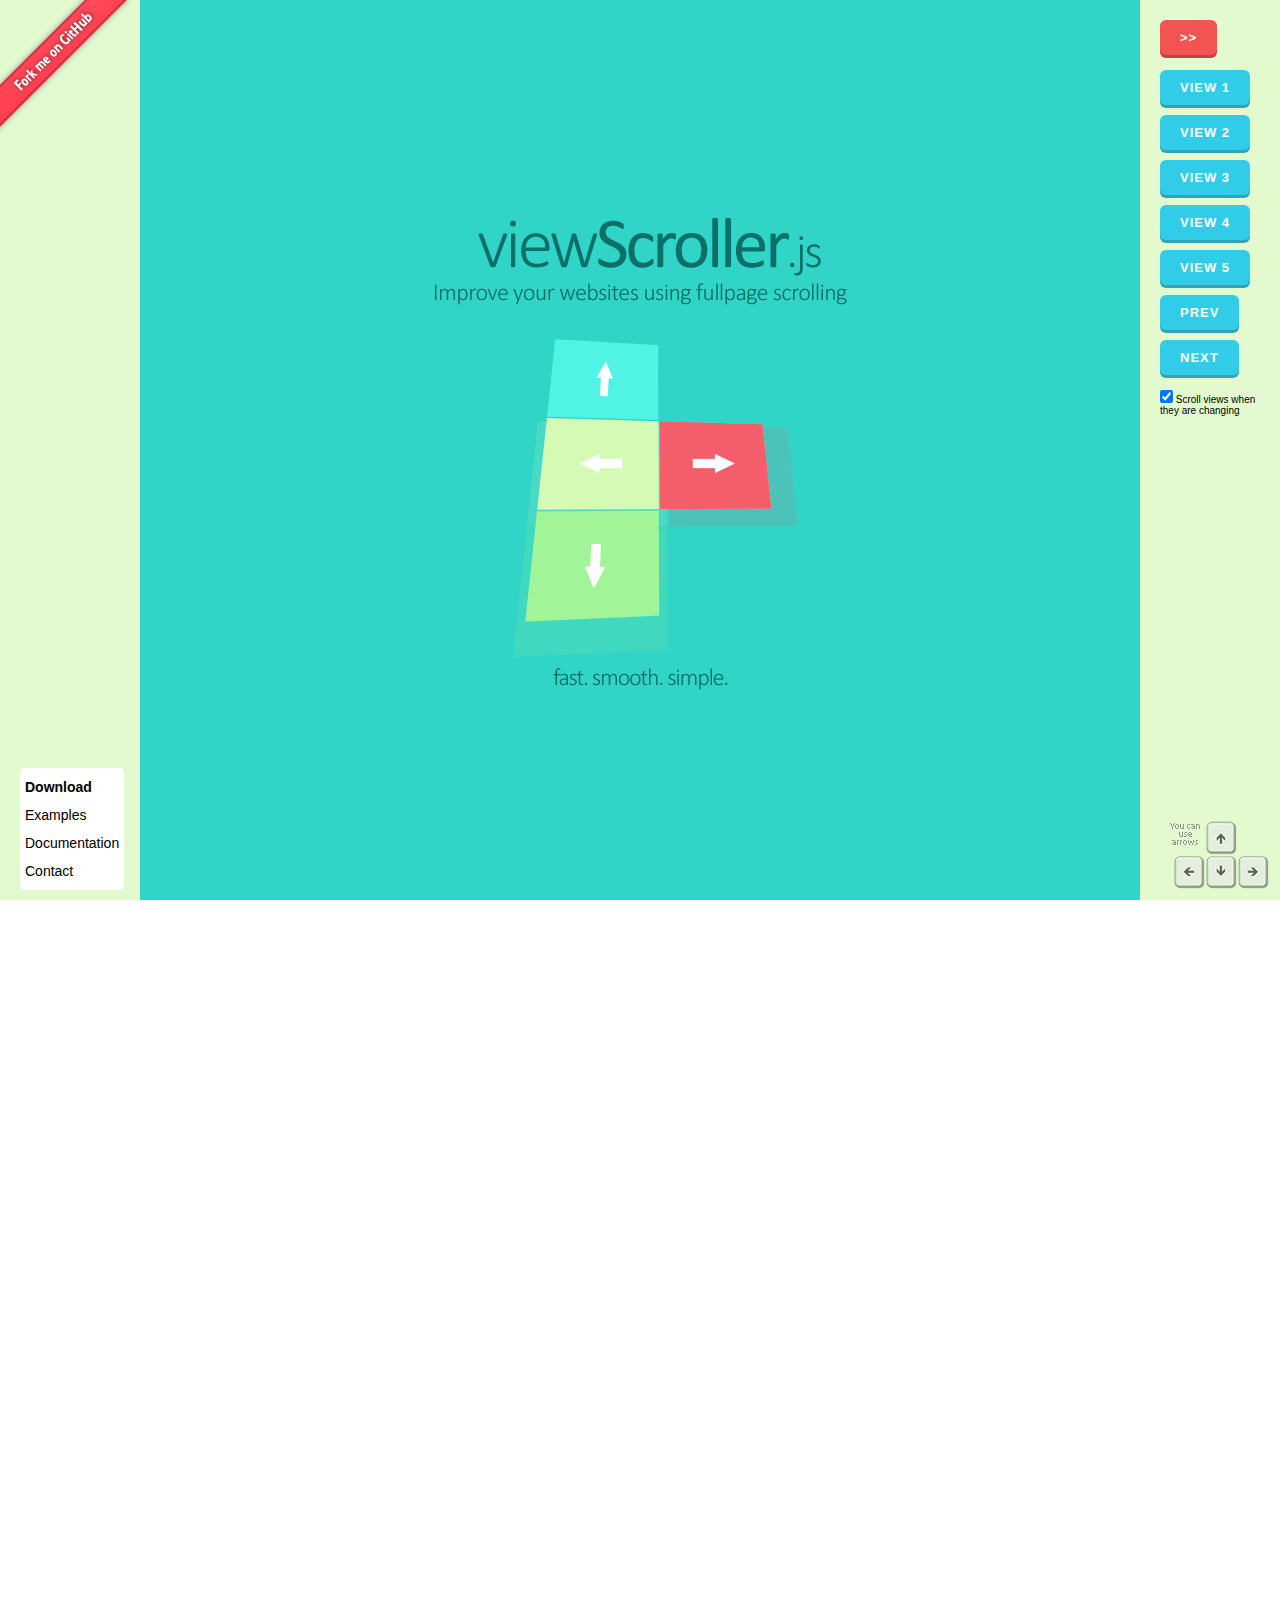
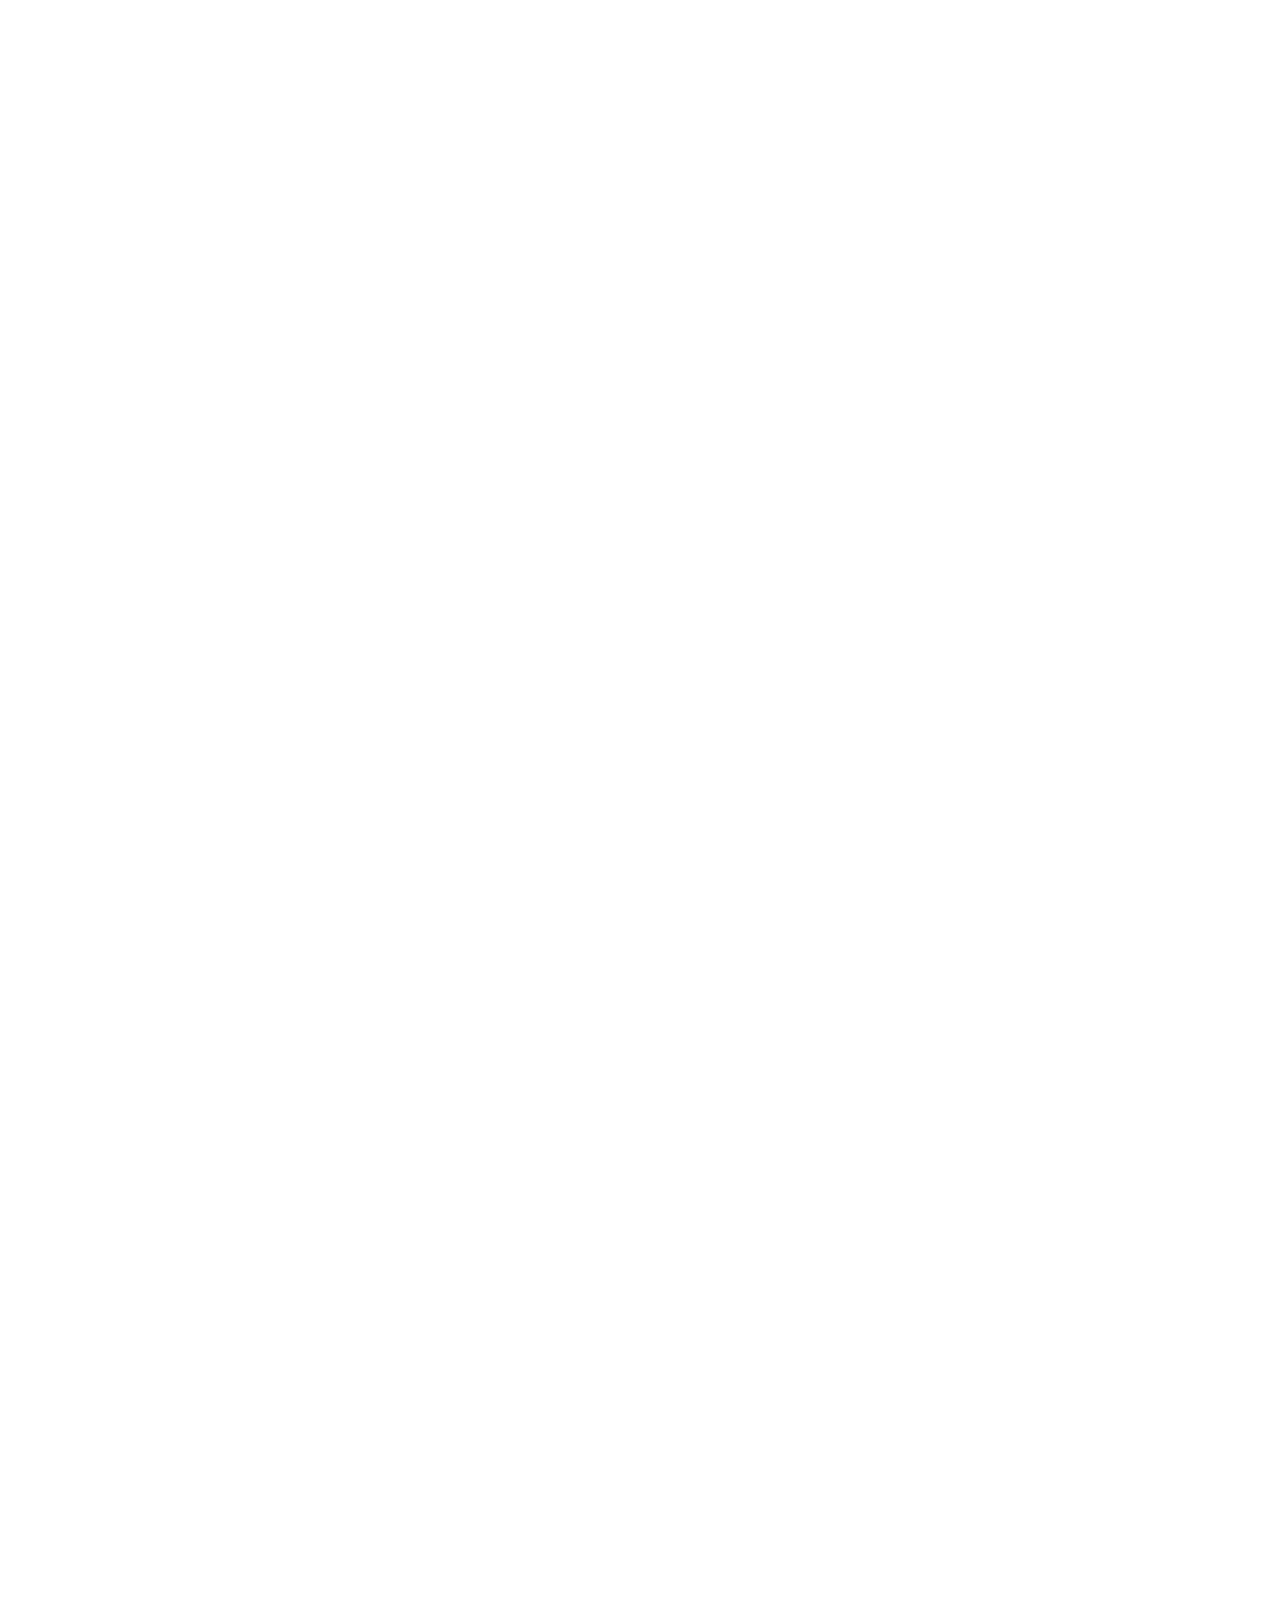
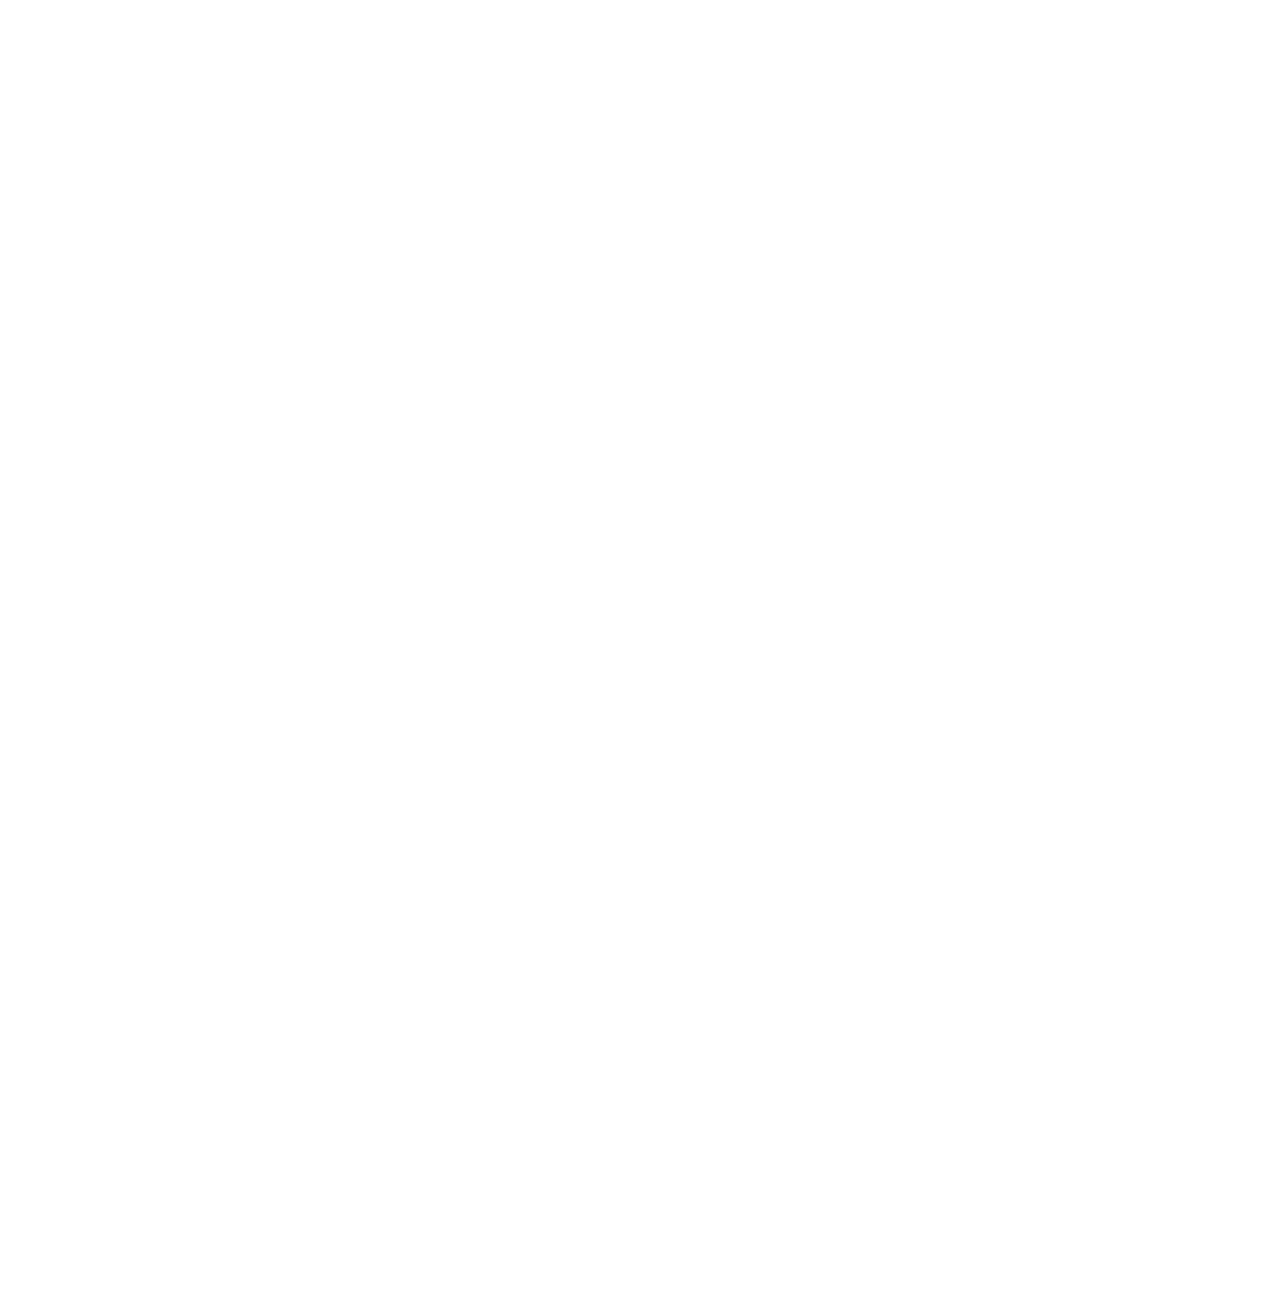
<file: viewscroller/examples/panel-left-right.html>
﻿<!DOCTYPE html>
<html>

<head>
    <meta charset="utf-8">
    <meta name="viewport" content="width=device-width, initial-scale=1.0, user-scalable=no">
    <meta name="author" content="Copyright (c) 2016 Marcin Gierczak (www.viewdesic.com)">
    <meta name="description" content="viewScroller plugin by Marcin Gierczak. This plugin allows creating fullscreen scrollable webpage." />
    <meta name="keywords" content="viewScroller, fullscreen, html fullpage, scroll page, page scrolling, page scroll, full scroll" />
    <title>viewScroller - Panel left-right example</title>
    <link rel="stylesheet" type="text/css" href="../viewScroller.css">
    <link rel="stylesheet" type="text/css" href="../examples.css">
    <style>
        /* Styles specific for this example */
        
        .menu {
            right: 20px;
        }
        
        .menu-text {
            left: 20px;
        }
        
        .panel {
            right: 0;
        }
        
        .forkme {
            left: 0;
        }
        
        .panel-left {
            position: fixed;
            top: 0;
            left: 0;
            height: 100%;
            width: 140px;
            background-color: #e2face;
        }
    </style>
</head>

<body>
    <a class="forkme" href="https://github.com/Viewdesic/viewScroller.js"><img src="../images/forkme-github-left.png" alt="Fork me on GitHub" class="forkme"></a>

    <div class="menu">
        <div class="buttons-section-fxd">
            <button id="hidePanel" class="btn-own btn-own-hidepanel raised center">&gt;&gt;</button>
        </div>
        <div class="buttons-section">
            <a href="#view-1" class="vs-anchor"><button class="btn-own btn-own-changeview raised center">View 1</button></a>
        </div>
        <div class="buttons-section">
            <a href="#view-2" class="vs-anchor"><button class="btn-own btn-own-changeview raised center">View 2</button></a>
        </div>
        <div class="buttons-section">
            <a href="#view-3" class="vs-anchor"><button class="btn-own btn-own-changeview raised center">View 3</button></a>
        </div>
        <div class="buttons-section">
            <a href="#view-4" class="vs-anchor"><button class="btn-own btn-own-changeview raised center">View 4</button></a>
        </div>
        <div class="buttons-section">
            <a href="#view-5" class="vs-anchor"><button class="btn-own btn-own-changeview raised center">View 5</button></a>
        </div>
        <div class="buttons-section">
            <button class="btn-own btn-own-changeview raised center vs-mainview-prev">prev</button>
        </div>
        <div class="buttons-section">
            <button class="btn-own btn-own-changeview raised center vs-mainview-next">next</button>
        </div>
        <div class="scroll-checkbox">
            <input id="scroll" type="checkbox" checked>
            <label for="scroll">Scroll views when they are changing</label>
        </div>
    </div>

    <div class="menu-text">
        <a href="http://www.viewdesic.com/viewscroller/distribution/viewscroller.zip"><b>Download</b></a><br>
        <a href="#" class="examples-show">Examples</a><br>
        <a href="https://github.com/Viewdesic/viewScroller.js">Documentation</a><br>
        <a href="mailto:marcin.gierczak@viewdesic.com">Contact</a>
    </div>

    <img src="../images/arrows.png" alt="You can use arrows to change a view" class="arrows">

    <div class="panel"></div>

    <div class="examples">
        <h1>Examples</h1>
        <ul>
            <li><a href="basic.html" class="link">Basic</a></li>
            <li><a href="basic-scrollbar.html" class="link">Basic with scrollbar</a></li>
            <li><a href="../index.html" class="link">Panel left</a></li>
            <li><a href="panel-right.html" class="link">Panel right</a></li>
            <li><a href="panel-left-right.html" class="link">Panel left-right</a></li>
            <li><a href="panel-left-fixed.html" class="link">Panel left <b>fixed</b></a></li>
            <li><a href="panel-right-fixed.html" class="link">Panel right <b>fixed</b></a></li>
            <li><a href="backgrounds.html" class="link">Backgrounds</a></li>
            <li><a href="views-normal-page.html" class="link">Views + normal page</a></li>
            <li><a href="header-footer.html" class="link">Header + footer page</a></li>
            <li><a href="all-functions.html" class="link">All functions</a></li>
            <br>
            <li><a href="#" onclick="javascript: $('.examples').hide()" class="link-small">&lt;&lt; close examples</a></li>
        </ul>
    </div>

    <div class="mainbag">
        <div vs-anchor="view-1" class="mainview view1">
            <div class="vs-center-wrap">
                <div class="vs-center">
                    <img src="../images/viewscroller-logo.png" alt="viewScroller logo" class="logo">
                </div>
            </div>
        </div>
        <div vs-anchor="view-2" class="mainview">
            <div class="subbag">
                <div vs-anchor="subview-a" class="subview subview-a">
                    <div class="box">
                        <div class="info">
                            Subview A
                            <div class="pos">
                                <input type="button" value="&lt;" class="vs-subview-prev">
                                <a href="#subview-a" class="vs-anchor"><input type="button" value="A"></a>
                                <a href="#subview-b" class="vs-anchor"><input type="button" value="B"></a>
                                <a href="#subview-c" class="vs-anchor"><input type="button" value="C"></a>
                                <input type="button" value="&gt;" class="vs-subview-next">
                            </div>
                        </div>
                    </div>
                </div>
                <div vs-anchor="subview-b" class="subview subview-b">
                    <div class="box">
                        <div class="info">
                            Subview B
                            <div class="pos">
                                <input type="button" value="&lt;" class="vs-subview-prev">
                                <a href="#subview-a" class="vs-anchor"><input type="button" value="A"></a>
                                <a href="#subview-b" class="vs-anchor"><input type="button" value="B"></a>
                                <a href="#subview-c" class="vs-anchor"><input type="button" value="C"></a>
                                <input type="button" value="&gt;" class="vs-subview-next">
                            </div>
                        </div>
                    </div>
                </div>
                <div vs-anchor="subview-c" class="subview subview-c">
                    <div class="box">
                        <div class="info">
                            Subview C
                            <div class="pos">
                                <input type="button" value="&lt;" class="vs-subview-prev">
                                <a href="#subview-a" class="vs-anchor"><input type="button" value="A"></a>
                                <a href="#subview-b" class="vs-anchor"><input type="button" value="B"></a>
                                <a href="#subview-c" class="vs-anchor"><input type="button" value="C"></a>
                                <input type="button" value="&gt;" class="vs-subview-next">
                            </div>
                        </div>
                    </div>
                </div>
            </div>
        </div>
        <div vs-anchor="view-3" class="mainview view3">
            <div class="box">
                <div class="info">View 3</div>
            </div>
        </div>
        <div vs-anchor="view-4" class="mainview">
            <div class="subbag">
                <div vs-anchor="subview-d" class="subview subview-d">
                    <div class="box">
                        <div class="info">
                            Subview D
                            <div class="pos">
                                <input type="button" value="&lt;" class="vs-subview-prev">
                                <a href="#subview-d" class="vs-anchor"><input type="button" value="D"></a>
                                <a href="#subview-e" class="vs-anchor"><input type="button" value="E"></a>
                                <input type="button" value="&gt;" class="vs-subview-next">
                            </div>
                        </div>
                    </div>
                </div>
                <div vs-anchor="subview-e" class="subview subview-e">
                    <div class="box">
                        <div class="info">
                            Subview E
                            <div class="pos">
                                <input type="button" value="&lt;" class="vs-subview-prev">
                                <a href="#subview-d" class="vs-anchor"><input type="button" value="D"></a>
                                <a href="#subview-e" class="vs-anchor"><input type="button" value="E"></a>
                                <input type="button" value="&gt;" class="vs-subview-next">
                            </div>
                        </div>
                    </div>
                </div>
            </div>
        </div>
        <div vs-anchor="view-5" class="mainview view5">
            <div class="box">
                <div class="info">View 5</div>
            </div>
        </div>
    </div>

    <div class="panel-left"></div>

    <script src="../jquery-3.1.0.min.js"></script>
    <script src="../jquery.easing.min.js"></script>
    <script src="../jquery.mousewheel.min.js"></script>
    <script src="../viewScroller.js"></script>
    <script>
        $(document).ready(function() {

            // Sets viewScroller
            $('.mainbag').viewScroller({
                useScrollbar: false
            });

            // Sets start params for MENU
            $('.mainbag').css({
                'right': '140px',
                'left': '140px'
            });
            $.fn.viewScroller.setSpaceMainBag(280); // Sets 280px space

            // Show / hide menu panel

            $('#hidePanel').on('click', function() {
                if ($('.panel').css('display') !== 'none') {
                    $('#hidePanel').text('<<');
                    $('.panel').hide();
                    $.fn.viewScroller.setSpaceMainBag(140); // sets mainbag's width when panel is closed
                } else {
                    $('#hidePanel').text('>>');
                    $('.panel').show();
                    $.fn.viewScroller.setSpaceMainBag(280); // sets mainbag's width when panel is open
                }
            });

            //Show / hide examples panel
            $('.examples').hide();
            $('.examples-show').click(function() {
                $('.examples').toggle();
            });

            // Turnon / turnoff the scroll views when they are animate
            $('#scroll').on('click', function() {
                if ($('#scroll').prop("checked")) {
                    $.fn.viewScroller.setChangeWhenAnim(true);
                } else {
                    $.fn.viewScroller.setChangeWhenAnim(false);
                }
            });

        });
    </script>
</body>

</html>
</file>
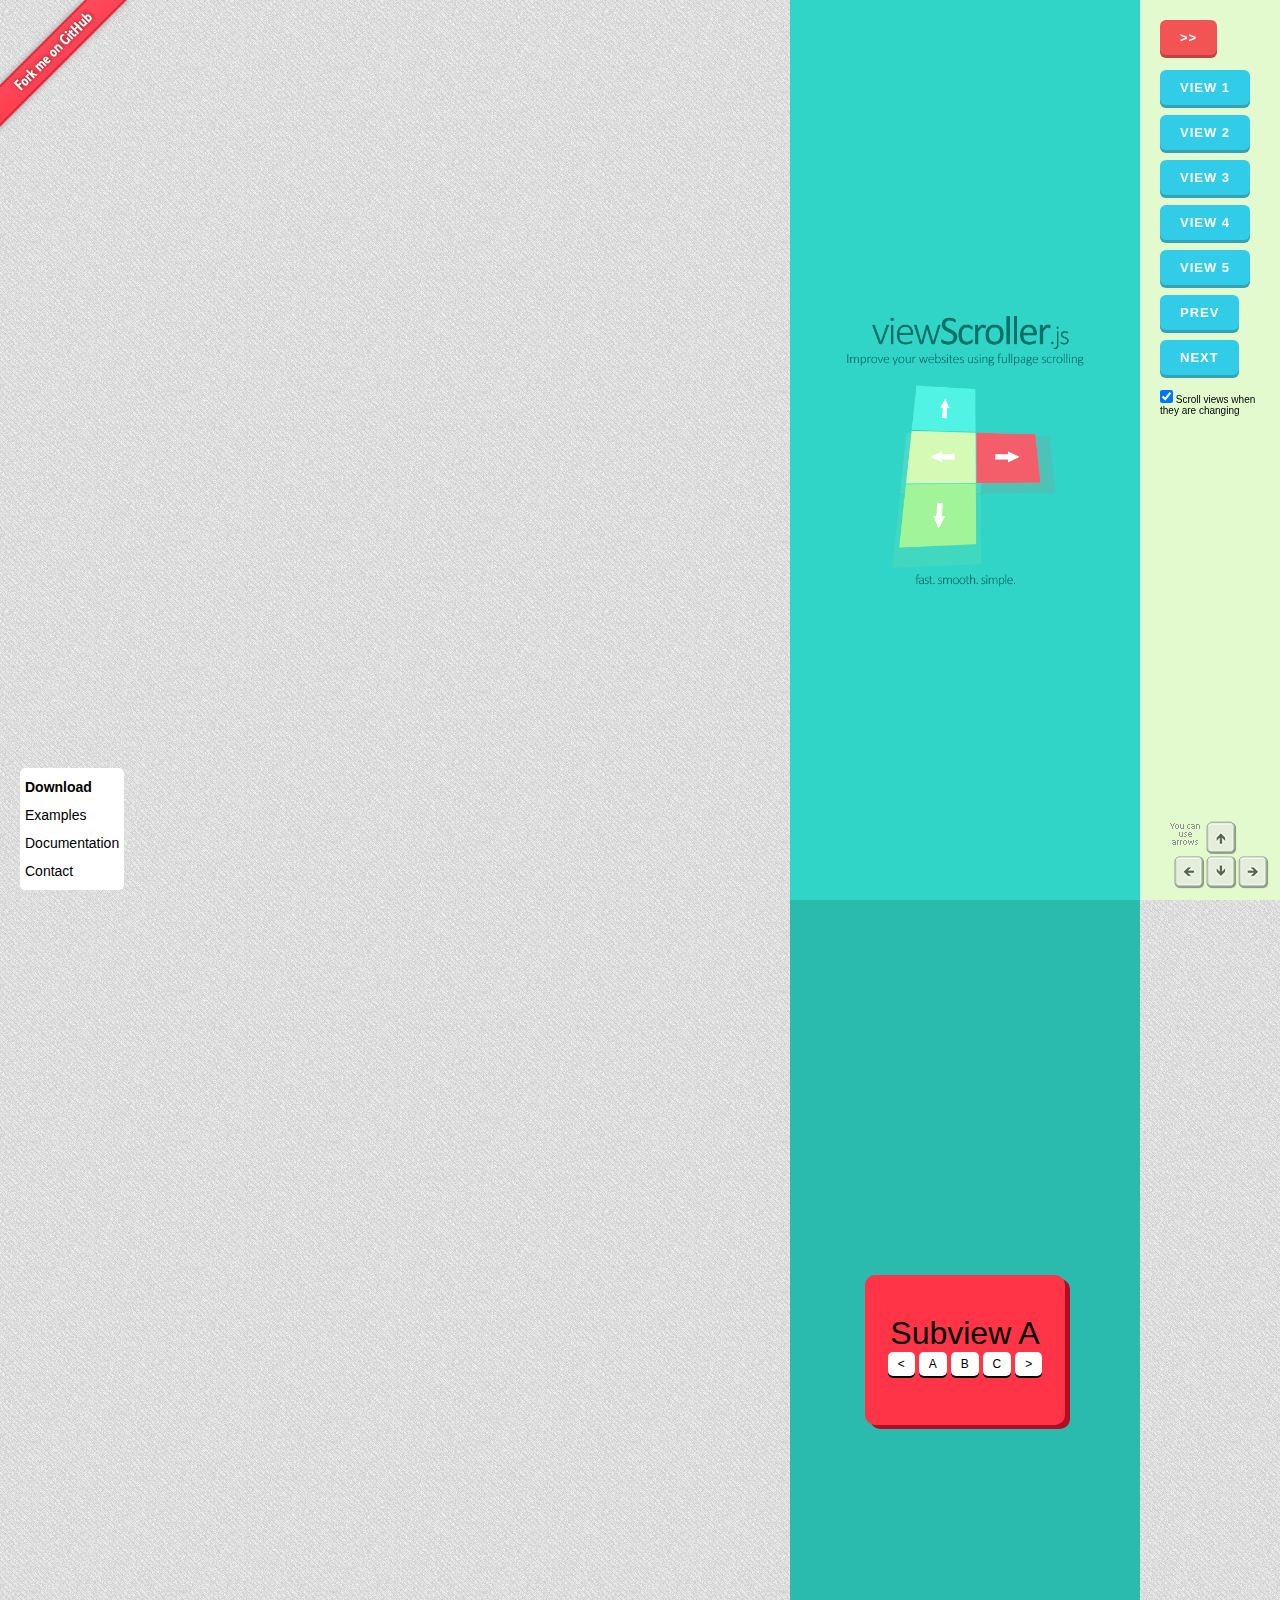
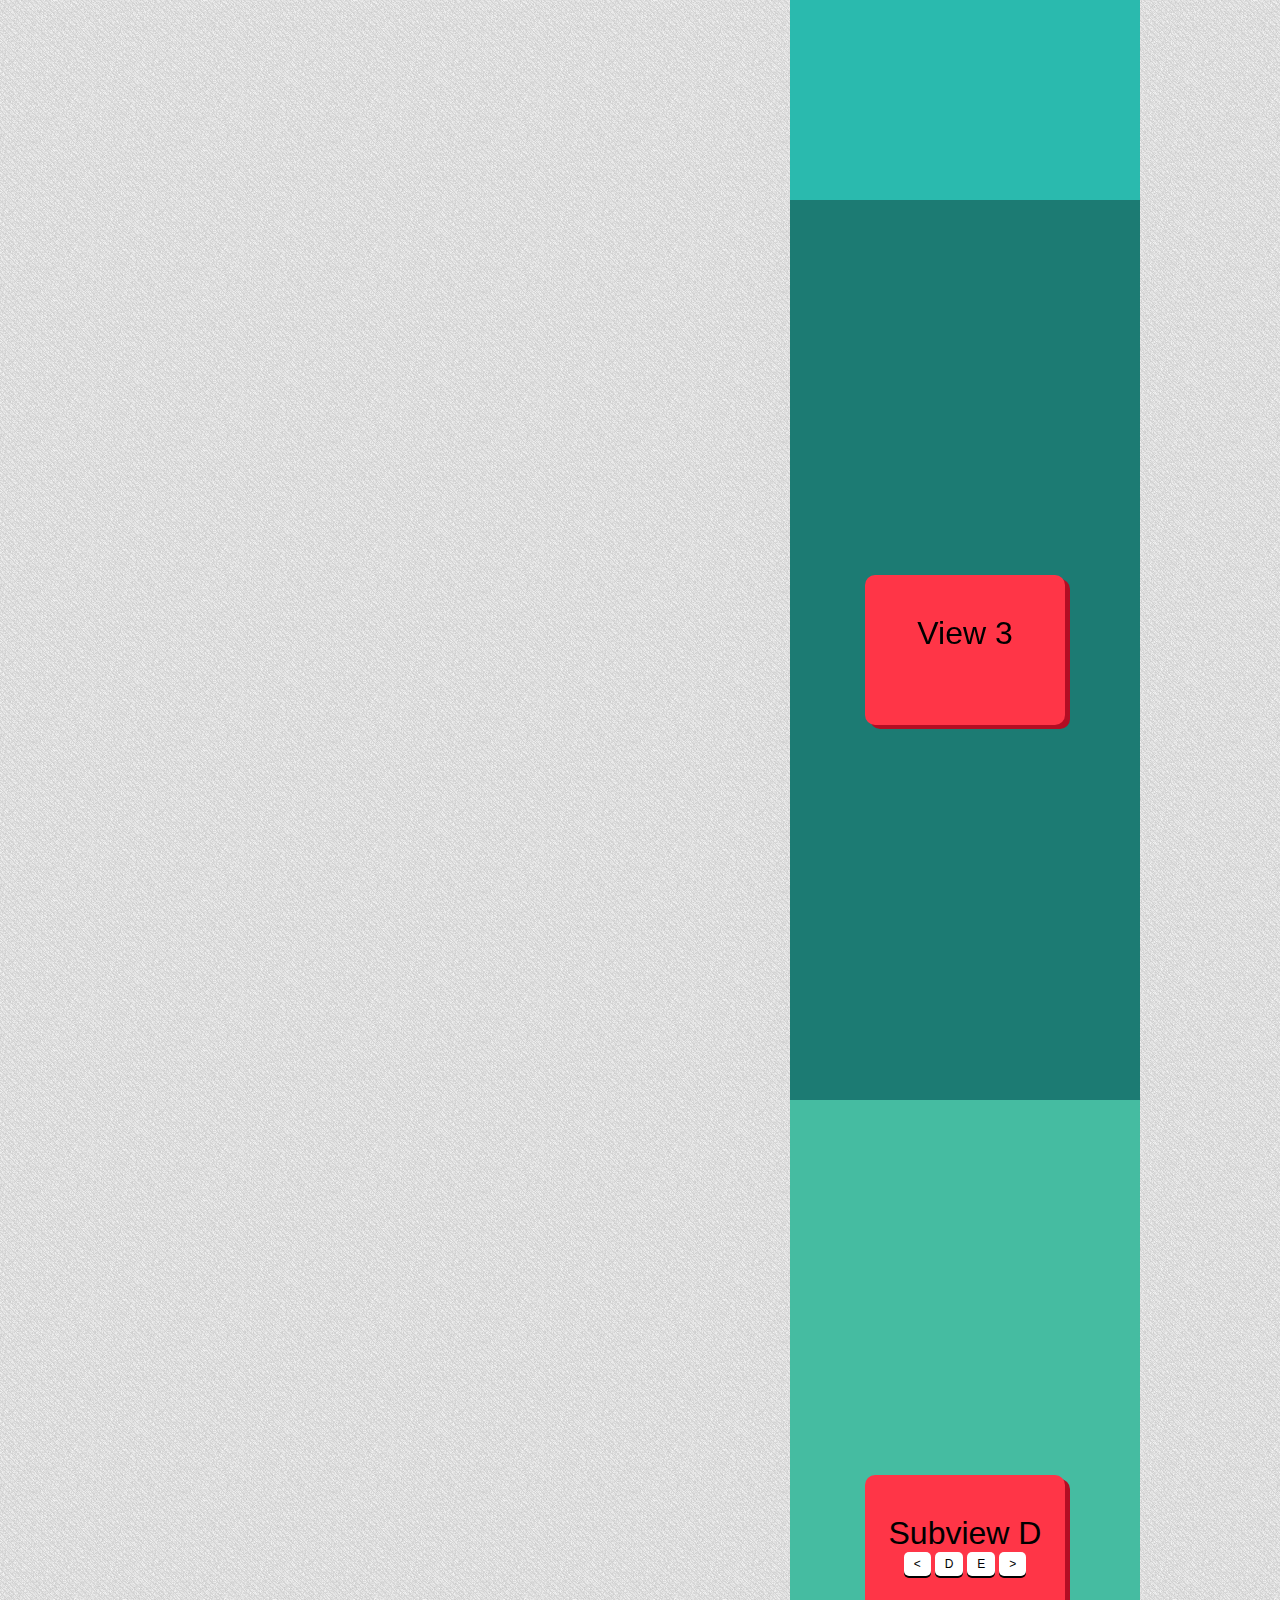
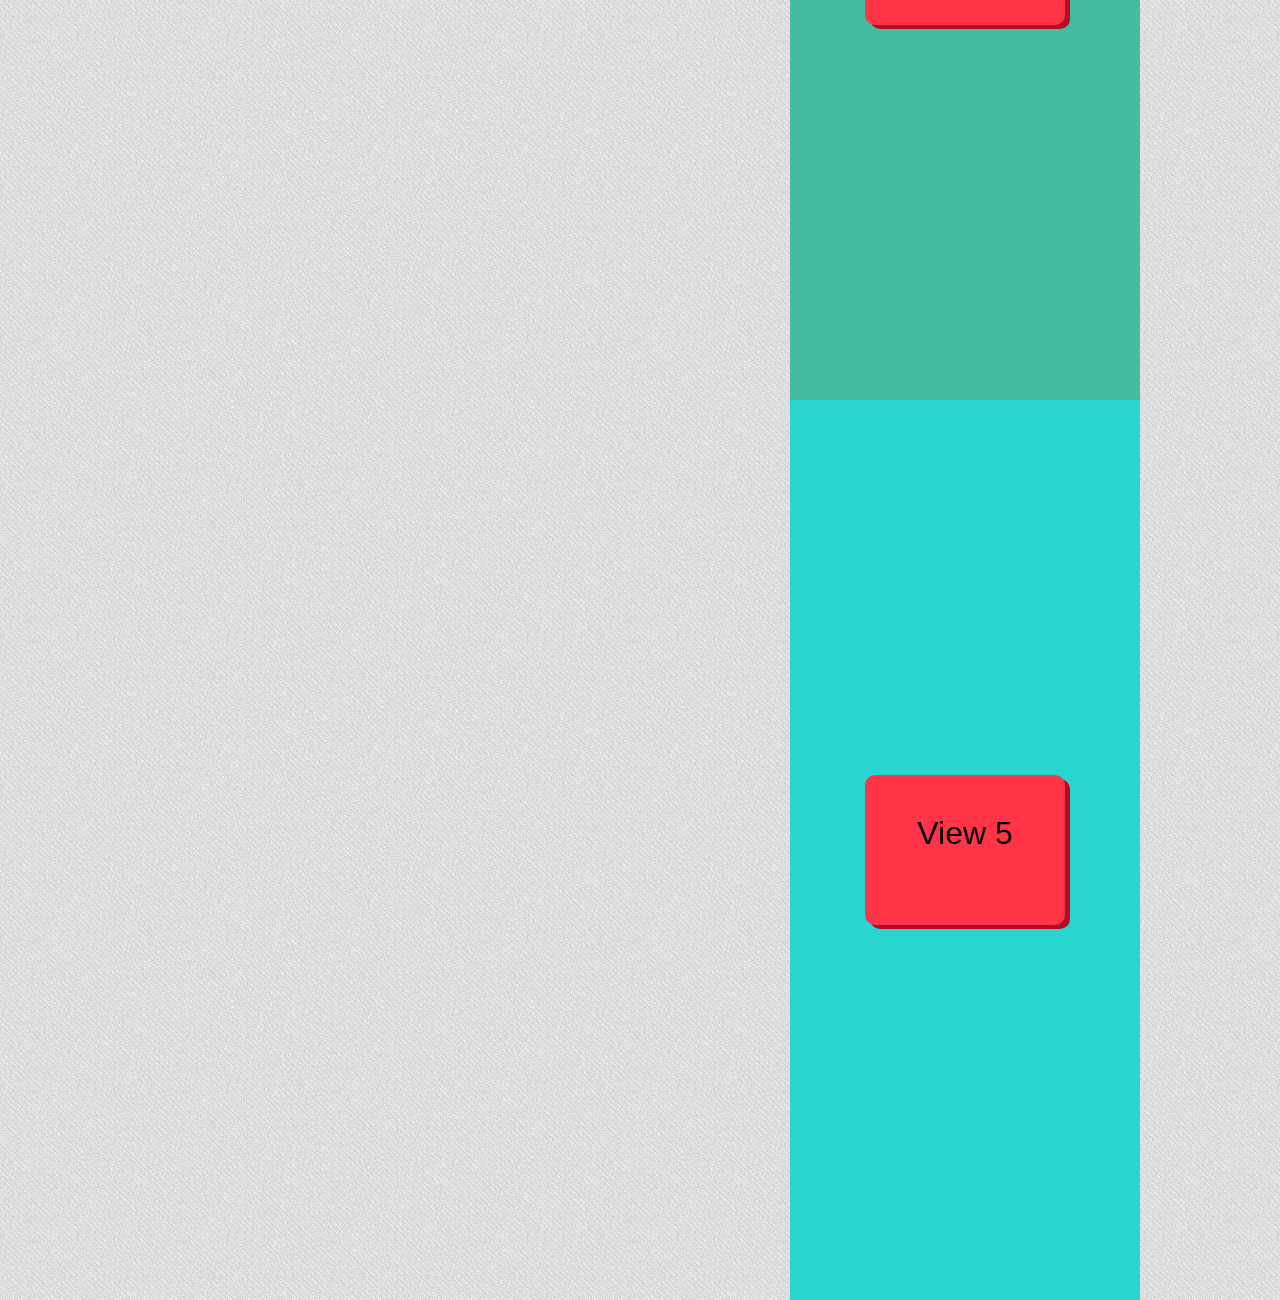
<file: viewscroller/examples/panel-right-fixed.html>
﻿<!DOCTYPE html>
<html>

<head>
    <meta charset="utf-8">
    <meta name="viewport" content="width=device-width, initial-scale=1.0, user-scalable=no">
    <meta name="author" content="Copyright (c) 2016 Marcin Gierczak (www.viewdesic.com)">
    <meta name="description" content="viewScroller plugin by Marcin Gierczak. This plugin allows creating fullscreen scrollable webpage." />
    <meta name="keywords" content="viewScroller, fullscreen, html fullpage, scroll page, page scrolling, page scroll, full scroll" />
    <title>viewScroller - Panel right fixed example</title>
    <link rel="stylesheet" type="text/css" href="../viewScroller.css">
    <link rel="stylesheet" type="text/css" href="../examples.css">
    <style>
        /* Styles specific for this example */
        
        body {
            background-image: url('../images/pattern.png');
            background-repeat: repeat;
        }
        
        .menu {
            right: 20px;
        }
        
        .menu-text {
            left: 20px;
        }
        
        .panel {
            right: 0;
        }
        
        .forkme {
            left: 0;
        }
    </style>
</head>

<body>
    <a class="forkme" href="https://github.com/Viewdesic/viewScroller.js"><img src="../images/forkme-github-left.png" alt="Fork me on GitHub" class="forkme"></a>

    <div class="menu">
        <div class="buttons-section-fxd">
            <button id="hidePanel" class="btn-own btn-own-hidepanel raised center">&gt;&gt;</button>
        </div>
        <div class="buttons-section">
            <a href="#view-1" class="vs-anchor"><button class="btn-own btn-own-changeview raised center">View 1</button></a>
        </div>
        <div class="buttons-section">
            <a href="#view-2" class="vs-anchor"><button class="btn-own btn-own-changeview raised center">View 2</button></a>
        </div>
        <div class="buttons-section">
            <a href="#view-3" class="vs-anchor"><button class="btn-own btn-own-changeview raised center">View 3</button></a>
        </div>
        <div class="buttons-section">
            <a href="#view-4" class="vs-anchor"><button class="btn-own btn-own-changeview raised center">View 4</button></a>
        </div>
        <div class="buttons-section">
            <a href="#view-5" class="vs-anchor"><button class="btn-own btn-own-changeview raised center">View 5</button></a>
        </div>
        <div class="buttons-section">
            <button class="btn-own btn-own-changeview raised center vs-mainview-prev">prev</button>
        </div>
        <div class="buttons-section">
            <button class="btn-own btn-own-changeview raised center vs-mainview-next">next</button>
        </div>
        <div class="scroll-checkbox">
            <input id="scroll" type="checkbox" checked>
            <label for="scroll">Scroll views when they are changing</label>
        </div>
    </div>

    <div class="menu-text">
        <a href="http://www.viewdesic.com/viewscroller/distribution/viewscroller.zip"><b>Download</b></a><br>
        <a href="#" class="examples-show">Examples</a><br>
        <a href="https://github.com/Viewdesic/viewScroller.js">Documentation</a><br>
        <a href="mailto:marcin.gierczak@viewdesic.com">Contact</a>
    </div>

    <img src="../images/arrows.png" alt="You can use arrows to change a view" class="arrows">

    <div class="panel"></div>

    <div class="examples">
        <h1>Examples</h1>
        <ul>
            <li><a href="basic.html" class="link">Basic</a></li>
            <li><a href="basic-scrollbar.html" class="link">Basic with scrollbar</a></li>
            <li><a href="../index.html" class="link">Panel left</a></li>
            <li><a href="panel-right.html" class="link">Panel right</a></li>
            <li><a href="panel-left-right.html" class="link">Panel left-right</a></li>
            <li><a href="panel-left-fixed.html" class="link">Panel left <b>fixed</b></a></li>
            <li><a href="panel-right-fixed.html" class="link">Panel right <b>fixed</b></a></li>
            <li><a href="backgrounds.html" class="link">Backgrounds</a></li>
            <li><a href="views-normal-page.html" class="link">Views + normal page</a></li>
            <li><a href="header-footer.html" class="link">Header + footer page</a></li>
            <li><a href="all-functions.html" class="link">All functions</a></li>
            <br>
            <li><a href="#" onclick="javascript: $('.examples').hide()" class="link-small">&lt;&lt; close examples</a></li>
        </ul>
    </div>

    <div class="mainbag">
        <div vs-anchor="view-1" class="mainview view1">
            <div class="vs-center-wrap">
                <div class="vs-center">
                    <img src="../images/viewscroller-logo.png" alt="viewScroller logo" class="logo">
                </div>
            </div>
        </div>
        <div vs-anchor="view-2" class="mainview">
            <div class="subbag">
                <div vs-anchor="subview-a" class="subview subview-a">
                    <div class="box">
                        <div class="info">
                            Subview A
                            <div class="pos">
                                <input type="button" value="&lt;" class="vs-subview-prev">
                                <a href="#subview-a" class="vs-anchor"><input type="button" value="A"></a>
                                <a href="#subview-b" class="vs-anchor"><input type="button" value="B"></a>
                                <a href="#subview-c" class="vs-anchor"><input type="button" value="C"></a>
                                <input type="button" value="&gt;" class="vs-subview-next">
                            </div>
                        </div>
                    </div>
                </div>
                <div vs-anchor="subview-b" class="subview subview-b">
                    <div class="box">
                        <div class="info">
                            Subview B
                            <div class="pos">
                                <input type="button" value="&lt;" class="vs-subview-prev">
                                <a href="#subview-a" class="vs-anchor"><input type="button" value="A"></a>
                                <a href="#subview-b" class="vs-anchor"><input type="button" value="B"></a>
                                <a href="#subview-c" class="vs-anchor"><input type="button" value="C"></a>
                                <input type="button" value="&gt;" class="vs-subview-next">
                            </div>
                        </div>
                    </div>
                </div>
                <div vs-anchor="subview-c" class="subview subview-c">
                    <div class="box">
                        <div class="info">
                            Subview C
                            <div class="pos">
                                <input type="button" value="&lt;" class="vs-subview-prev">
                                <a href="#subview-a" class="vs-anchor"><input type="button" value="A"></a>
                                <a href="#subview-b" class="vs-anchor"><input type="button" value="B"></a>
                                <a href="#subview-c" class="vs-anchor"><input type="button" value="C"></a>
                                <input type="button" value="&gt;" class="vs-subview-next">
                            </div>
                        </div>
                    </div>
                </div>
            </div>
        </div>
        <div vs-anchor="view-3" class="mainview view3">
            <div class="box">
                <div class="info">View 3</div>
            </div>
        </div>
        <div vs-anchor="view-4" class="mainview">
            <div class="subbag">
                <div vs-anchor="subview-d" class="subview subview-d">
                    <div class="box">
                        <div class="info">
                            Subview D
                            <div class="pos">
                                <input type="button" value="&lt;" class="vs-subview-prev">
                                <a href="#subview-d" class="vs-anchor"><input type="button" value="D"></a>
                                <a href="#subview-e" class="vs-anchor"><input type="button" value="E"></a>
                                <input type="button" value="&gt;" class="vs-subview-next">
                            </div>
                        </div>
                    </div>
                </div>
                <div vs-anchor="subview-e" class="subview subview-e">
                    <div class="box">
                        <div class="info">
                            Subview E
                            <div class="pos">
                                <input type="button" value="&lt;" class="vs-subview-prev">
                                <a href="#subview-d" class="vs-anchor"><input type="button" value="D"></a>
                                <a href="#subview-e" class="vs-anchor"><input type="button" value="E"></a>
                                <input type="button" value="&gt;" class="vs-subview-next">
                            </div>
                        </div>
                    </div>
                </div>
            </div>
        </div>
        <div vs-anchor="view-5" class="mainview view5">
            <div class="box">
                <div class="info">View 5</div>
            </div>
        </div>
    </div>

    <script src="../jquery-3.1.0.min.js"></script>
    <script src="../jquery.easing.min.js"></script>
    <script src="../jquery.mousewheel.min.js"></script>
    <script src="../viewScroller.js"></script>
    <script>
        $(document).ready(function() {

            // Sets viewScroller
            $('.mainbag').viewScroller({
                useScrollbar: false
            });

            // Sets fixed width of mainview
            $.fn.viewScroller.setFixedWidth(350);

            // Sets start params for MENU
            $('.mainbag').css({
                'right': '140px'
            });
            $.fn.viewScroller.setSpaceMainBag(0); // Sets to 0 because of fixed width and right margin

            // Show / hide menu panel
            $('#hidePanel').on('click', function() {
                if ($('.panel').css('display') !== 'none') {
                    $('#hidePanel').text('<<');
                    $('.panel').hide();
                    $('.mainbag').css({
                        'right': '0px',
                    });
                    $.fn.viewScroller.setSpaceMainBag(0); // sets mainbag's width when panel is closed
                } else {
                    $('#hidePanel').text('>>');
                    $('.panel').show();
                    $('.mainbag').css({
                        'right': '140px',
                    });
                    $.fn.viewScroller.setSpaceMainBag(140); // sets mainbag's width when panel is open
                }
            });

            //Show / hide examples panel
            $('.examples').hide();
            $('.examples-show').click(function() {
                $('.examples').toggle();
            });

            // Turnon / turnoff the scroll views when they are animate
            $('#scroll').on('click', function() {
                if ($('#scroll').prop("checked")) {
                    $.fn.viewScroller.setChangeWhenAnim(true);
                } else {
                    $.fn.viewScroller.setChangeWhenAnim(false);
                }
            });

        });
    </script>
</body>

</html>
</file>
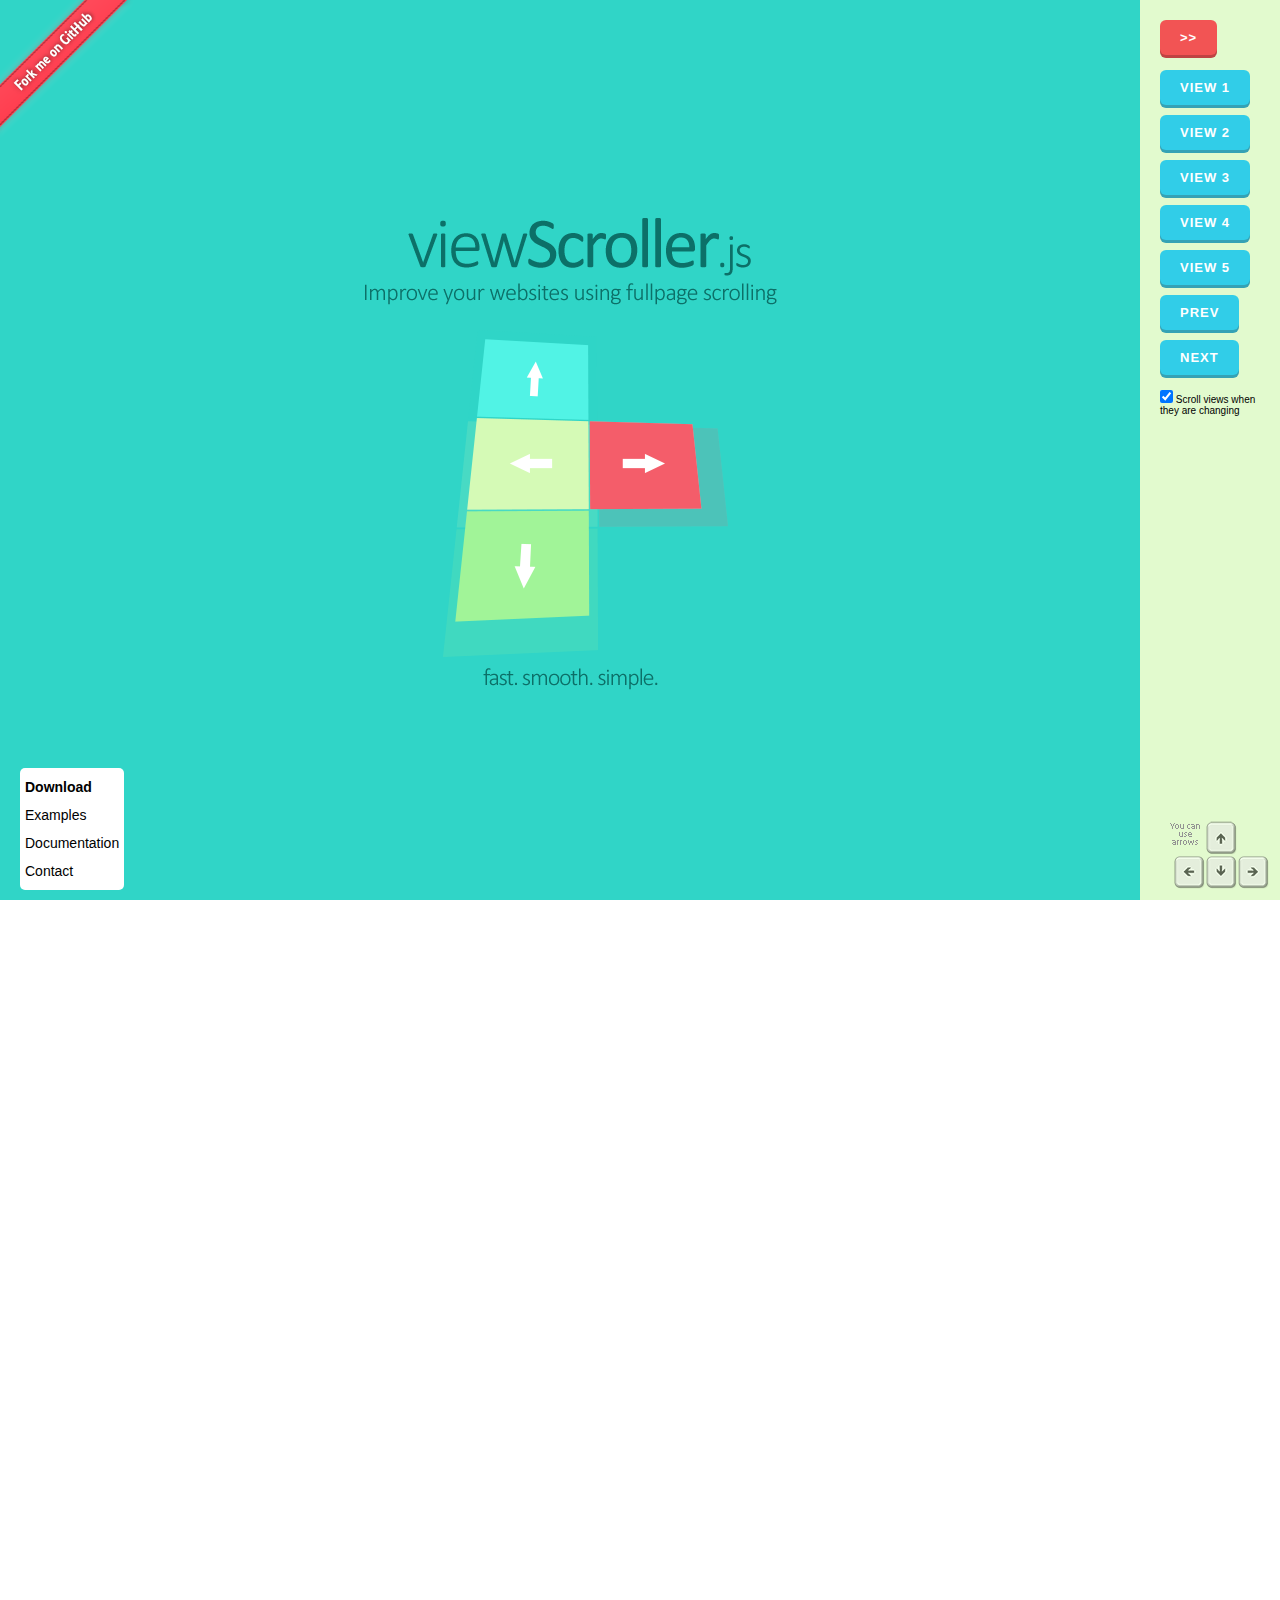
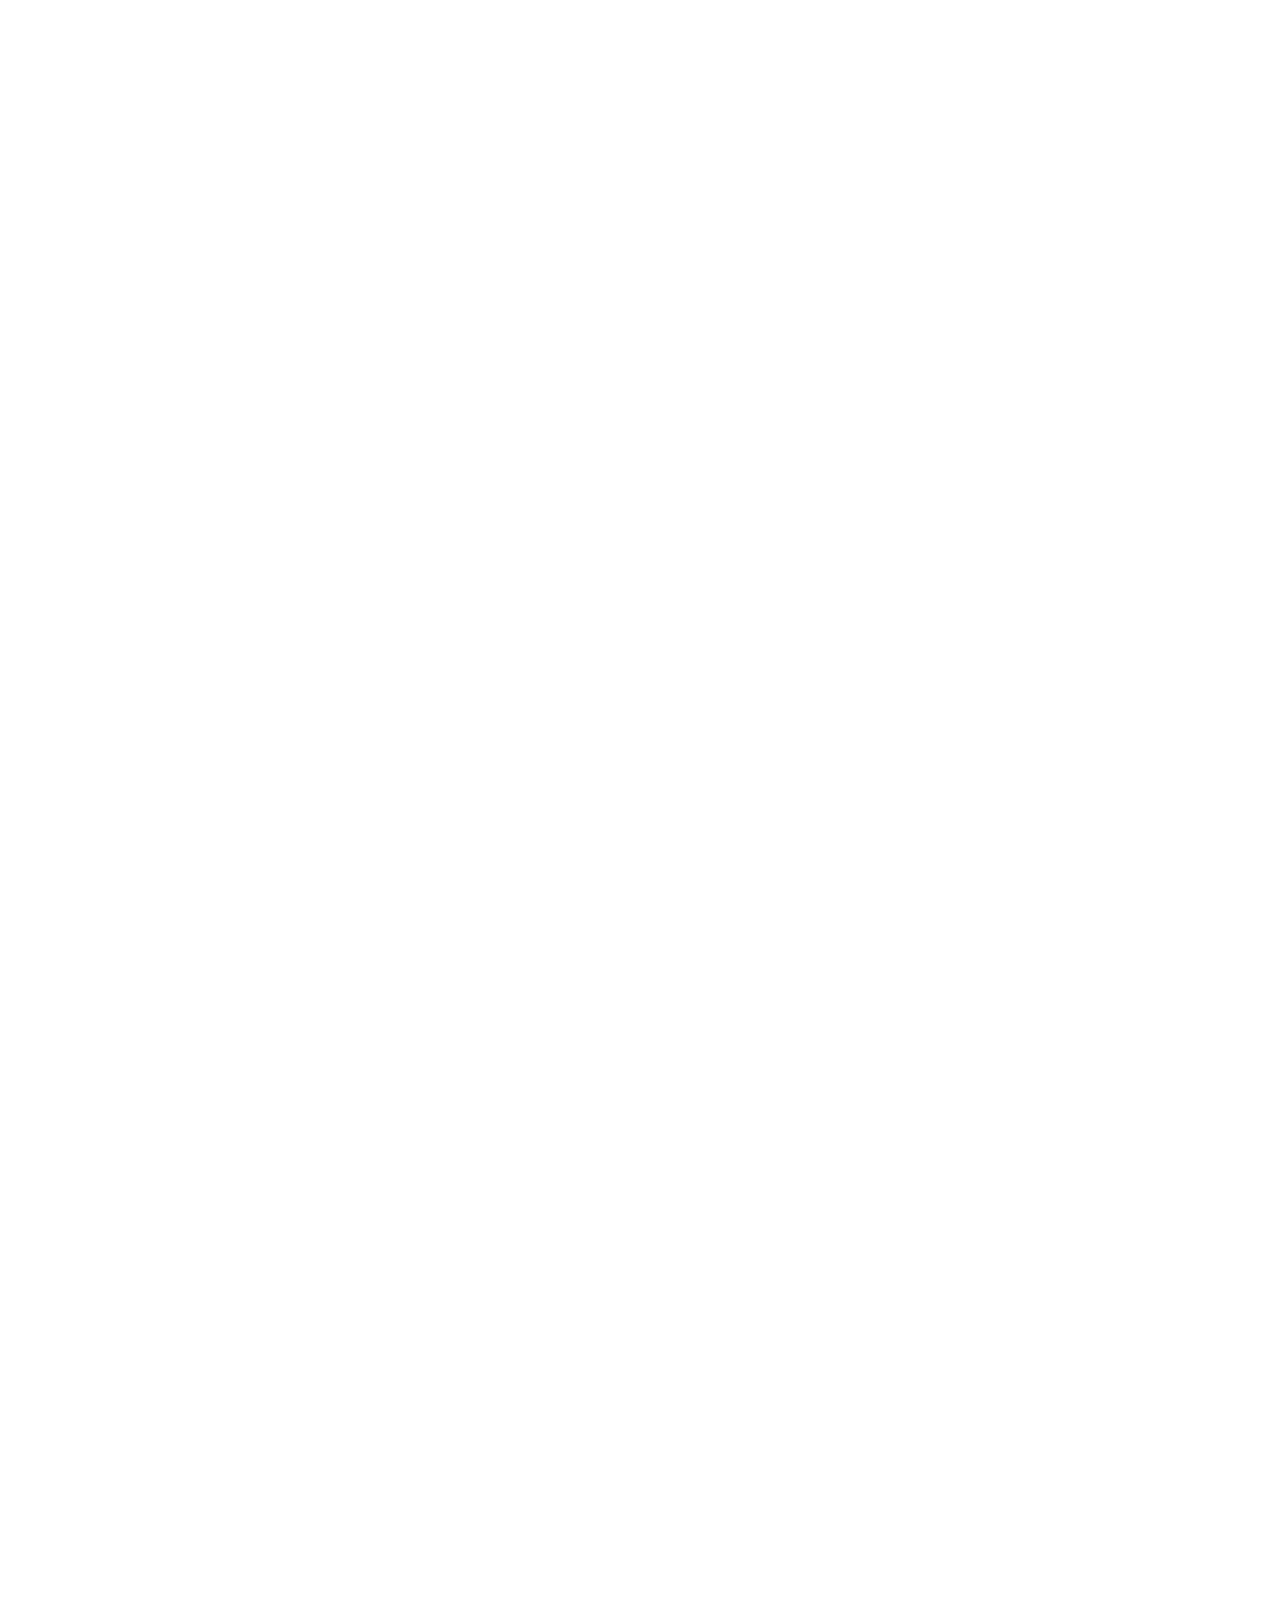
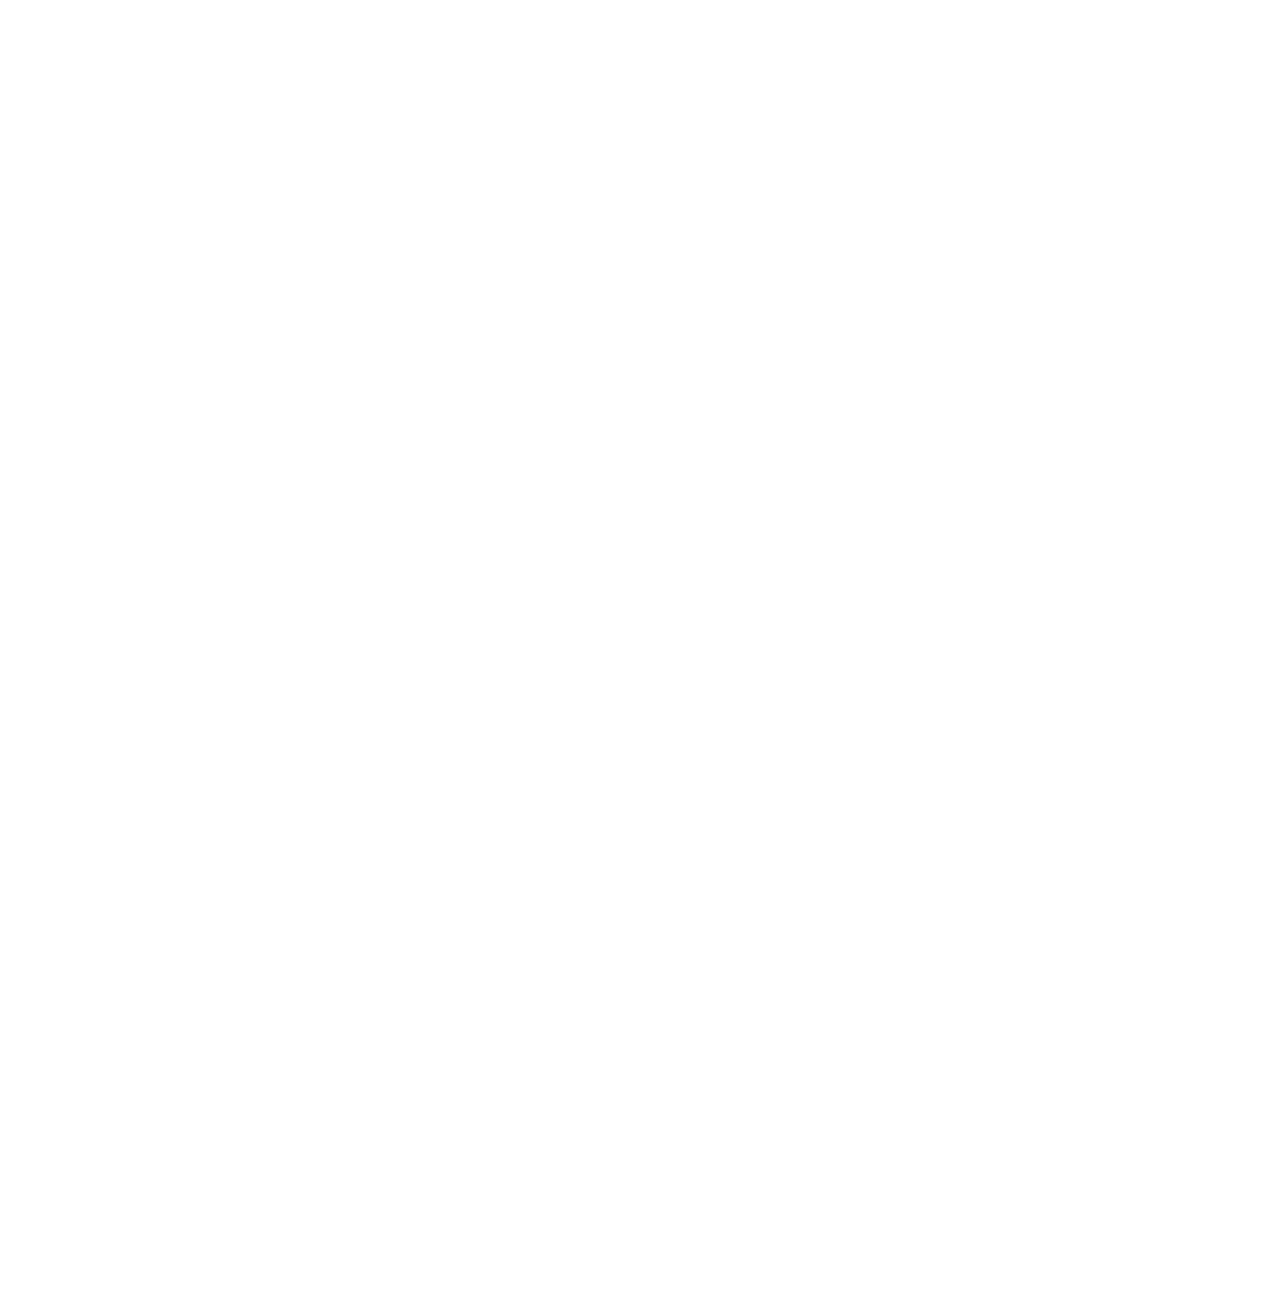
<file: viewscroller/examples/panel-right.html>
﻿<!DOCTYPE html>
<html>

<head>
    <meta charset="utf-8">
    <meta name="viewport" content="width=device-width, initial-scale=1.0, user-scalable=no">
    <meta name="author" content="Copyright (c) 2016 Marcin Gierczak (www.viewdesic.com)">
    <meta name="description" content="viewScroller plugin by Marcin Gierczak. This plugin allows creating fullscreen scrollable webpage." />
    <meta name="keywords" content="viewScroller, fullscreen, html fullpage, scroll page, page scrolling, page scroll, full scroll" />
    <title>viewScroller - Panel right example</title>
    <link rel="stylesheet" type="text/css" href="../viewScroller.css">
    <link rel="stylesheet" type="text/css" href="../examples.css">
    <style>
        /* Styles specific for this example */
        
        .menu {
            right: 20px;
        }
        
        .menu-text {
            left: 20px;
        }
        
        .panel {
            right: 0;
        }
        
        .forkme {
            left: 0;
        }
    </style>
</head>

<body>
    <a href="https://github.com/Viewdesic/viewScroller.js"><img src="../images/forkme-github-left.png" alt="Fork me on GitHub" class="forkme"></a>

    <div class="menu">
        <div class="buttons-section-fxd">
            <button id="hidePanel" class="btn-own btn-own-hidepanel raised center">&gt;&gt;</button>
        </div>
        <div class="buttons-section">
            <a href="#view-1" class="vs-anchor"><button class="btn-own btn-own-changeview raised center">View 1</button></a>
        </div>
        <div class="buttons-section">
            <a href="#view-2" class="vs-anchor"><button class="btn-own btn-own-changeview raised center">View 2</button></a>
        </div>
        <div class="buttons-section">
            <a href="#view-3" class="vs-anchor"><button class="btn-own btn-own-changeview raised center">View 3</button></a>
        </div>
        <div class="buttons-section">
            <a href="#view-4" class="vs-anchor"><button class="btn-own btn-own-changeview raised center">View 4</button></a>
        </div>
        <div class="buttons-section">
            <a href="#view-5" class="vs-anchor"><button class="btn-own btn-own-changeview raised center">View 5</button></a>
        </div>
        <div class="buttons-section">
            <button class="btn-own btn-own-changeview raised center vs-mainview-prev">prev</button>
        </div>
        <div class="buttons-section">
            <button class="btn-own btn-own-changeview raised center vs-mainview-next">next</button>
        </div>
        <div class="scroll-checkbox">
            <input id="scroll" type="checkbox" checked>
            <label for="scroll">Scroll views when they are changing</label>
        </div>
    </div>

    <div class="menu-text">
        <a href="http://www.viewdesic.com/viewscroller/distribution/viewscroller.zip"><b>Download</b></a><br>
        <a href="#" class="examples-show">Examples</a><br>
        <a href="https://github.com/Viewdesic/viewScroller.js">Documentation</a><br>
        <a href="mailto:marcin.gierczak@viewdesic.com">Contact</a>
    </div>

    <img src="../images/arrows.png" alt="You can use arrows to change a view" class="arrows">

    <div class="panel"></div>

    <div class="examples">
        <h1>Examples</h1>
        <ul>
            <li><a href="basic.html" class="link">Basic</a></li>
            <li><a href="basic-scrollbar.html" class="link">Basic with scrollbar</a></li>
            <li><a href="../index.html" class="link">Panel left</a></li>
            <li><a href="panel-right.html" class="link">Panel right</a></li>
            <li><a href="panel-left-right.html" class="link">Panel left-right</a></li>
            <li><a href="panel-left-fixed.html" class="link">Panel left <b>fixed</b></a></li>
            <li><a href="panel-right-fixed.html" class="link">Panel right <b>fixed</b></a></li>
            <li><a href="backgrounds.html" class="link">Backgrounds</a></li>
            <li><a href="views-normal-page.html" class="link">Views + normal page</a></li>
            <li><a href="header-footer.html" class="link">Header + footer page</a></li>
            <li><a href="all-functions.html" class="link">All functions</a></li>
            <br>
            <li><a href="#" onclick="javascript: $('.examples').hide()" class="link-small">&lt;&lt; close examples</a></li>
        </ul>
    </div>

    <div class="mainbag">
        <div vs-anchor="view-1" class="mainview view1">
            <div class="vs-center-wrap">
                <div class="vs-center">
                    <img src="../images/viewscroller-logo.png" alt="viewScroller logo" class="logo">
                </div>
            </div>
        </div>
        <div vs-anchor="view-2" class="mainview">
            <div class="subbag">
                <div vs-anchor="subview-a" class="subview subview-a">
                    <div class="box">
                        <div class="info">
                            Subview A
                            <div class="pos">
                                <input type="button" value="&lt;" class="vs-subview-prev">
                                <a href="#subview-a" class="vs-anchor"><input type="button" value="A"></a>
                                <a href="#subview-b" class="vs-anchor"><input type="button" value="B"></a>
                                <a href="#subview-c" class="vs-anchor"><input type="button" value="C"></a>
                                <input type="button" value="&gt;" class="vs-subview-next">
                            </div>
                        </div>
                    </div>
                </div>
                <div vs-anchor="subview-b" class="subview subview-b">
                    <div class="box">
                        <div class="info">
                            Subview B
                            <div class="pos">
                                <input type="button" value="&lt;" class="vs-subview-prev">
                                <a href="#subview-a" class="vs-anchor"><input type="button" value="A"></a>
                                <a href="#subview-b" class="vs-anchor"><input type="button" value="B"></a>
                                <a href="#subview-c" class="vs-anchor"><input type="button" value="C"></a>
                                <input type="button" value="&gt;" class="vs-subview-next">
                            </div>
                        </div>
                    </div>
                </div>
                <div vs-anchor="subview-c" class="subview subview-c">
                    <div class="box">
                        <div class="info">
                            Subview C
                            <div class="pos">
                                <input type="button" value="&lt;" class="vs-subview-prev">
                                <a href="#subview-a" class="vs-anchor"><input type="button" value="A"></a>
                                <a href="#subview-b" class="vs-anchor"><input type="button" value="B"></a>
                                <a href="#subview-c" class="vs-anchor"><input type="button" value="C"></a>
                                <input type="button" value="&gt;" class="vs-subview-next">
                            </div>
                        </div>
                    </div>
                </div>
            </div>
        </div>
        <div vs-anchor="view-3" class="mainview view3">
            <div class="box">
                <div class="info">View 3</div>
            </div>
        </div>
        <div vs-anchor="view-4" class="mainview">
            <div class="subbag">
                <div vs-anchor="subview-d" class="subview subview-d">
                    <div class="box">
                        <div class="info">
                            Subview D
                            <div class="pos">
                                <input type="button" value="&lt;" class="vs-subview-prev">
                                <a href="#subview-d" class="vs-anchor"><input type="button" value="D"></a>
                                <a href="#subview-e" class="vs-anchor"><input type="button" value="E"></a>
                                <input type="button" value="&gt;" class="vs-subview-next">
                            </div>
                        </div>
                    </div>
                </div>
                <div vs-anchor="subview-e" class="subview subview-e">
                    <div class="box">
                        <div class="info">
                            Subview E
                            <div class="pos">
                                <input type="button" value="&lt;" class="vs-subview-prev">
                                <a href="#subview-d" class="vs-anchor"><input type="button" value="D"></a>
                                <a href="#subview-e" class="vs-anchor"><input type="button" value="E"></a>
                                <input type="button" value="&gt;" class="vs-subview-next">
                            </div>
                        </div>
                    </div>
                </div>
            </div>
        </div>
        <div vs-anchor="view-5" class="mainview view5">
            <div class="box">
                <div class="info">View 5</div>
            </div>
        </div>
    </div>

    <script src="../jquery-3.1.0.min.js"></script>
    <script src="../jquery.easing.min.js"></script>
    <script src="../jquery.mousewheel.min.js"></script>
    <script src="../viewScroller.js"></script>
    <script>
        $(document).ready(function() {

            // Sets viewScroller
            $('.mainbag').viewScroller({
                useScrollbar: false
            });

            // Sets start params for MENU
            $('.mainbag').css({
                'right': '0px'
            });
            $.fn.viewScroller.setSpaceMainBag(140); // Sets 140px space for MENU

            // Show / hide menu panel
            $('#hidePanel').on('click', function() {
                if ($('.panel').css('display') !== 'none') {
                    $('#hidePanel').text('<<');
                    $('.panel').hide();
                    $.fn.viewScroller.setSpaceMainBag(0); // sets mainbag's width when panel is closed
                } else {
                    $('#hidePanel').text('>>');
                    $('.panel').show();
                    $.fn.viewScroller.setSpaceMainBag(140); // sets mainbag's width when panel is open
                }
            });

            //Show / hide examples panel
            $('.examples').hide();
            $('.examples-show').click(function() {
                $('.examples').toggle();
            });

            // Turnon / turnoff the scroll views when they are animate
            $('#scroll').on('click', function() {
                if ($('#scroll').prop("checked")) {
                    $.fn.viewScroller.setChangeWhenAnim(true);
                } else {
                    $.fn.viewScroller.setChangeWhenAnim(false);
                }
            });

        });
    </script>
</body>

</html>
</file>
<file: viewscroller/examples.css>
/*! 
 * =================================================
 * viewScroller - CSS Examples
 * Version: 2.1.1
 * Copyright (c) 2016 Marcin Gierczak
 * http://www.viewdesic.com
 * =================================================
 */

/* Reset styles */

button,
input {
    font: inherit;
    margin: 0;
}

button::-moz-focus-inner,
[type="button"]::-moz-focus-inner {
    border-style: none;
}

/* Custom views styles */

.view1 {
    background-color: #30D5C7;
}

.view2 {
    background-color: #2ABAAE;
}

.view3 {
    background-color: #1C7B73;
}

.view4 {
    background-color: #13544F;
}

.view5 {
    background-color: #28D5CF;
}

.subview-a {
    background-color: #2ABAAE;
}

.subview-b {
    background-color: #0EAB91;
}

.subview-c {
    background-color: #13AD58;
}

.subview-d {
    background-color: #45bca1;
}

.subview-e {
    background-color: #23dc94;
}

/* GUI */

.box {
    position: absolute;
    top: 50%;
    left: 50%;
    margin-top: -75px;
    margin-left: -100px;
    width: 200px;
    height: 150px;
    background-color: #ff3547;
    border-radius: 10px;
    box-shadow: 5px 4px 0 0 rgba(179, 13, 35, 1);
}

.info {
    position: absolute;
    top: 50%;
    left: 50%;
    margin-top: -35px;
    margin-left: -100px;
    width: 200px;
    height: 70px;
    font-family: Arial, Tahoma;
    font-size: 32px;
    text-align: center;
}

.menu {
    position: fixed;
    margin-top: 50px;
    font-family: Arial, Tahoma;
    font-size: 13px;
    z-index: 10;
}

.menu-text {
    position: fixed;
    bottom: 10px;
    line-height: 28px;
    font-family: Arial, Tahoma;
    font-size: 14px;
    border-radius: 5px;
    padding: 5px 5px;
    background-color: #fff;
    z-index: 20;
}

.panel {
    position: fixed;
    height: 100%;
    width: 140px;
    background-color: #e2face;
}

.pos {
    font-family: Arial, Tahoma;
    font-size: 14px;
}

.link:hover,
.link-small:hover {
    text-decoration: underline;
}

.link-small {
    font-size: 11px;
}

.forkme {
    position: fixed;
    z-index: 30;
    top: 0;
    right: 0;
    border: 0;
}

.logo {
    width: 80%;
    min-width: 230px;
    min-height: 230px;
    max-width: 488px;
    max-height: 488px;
}

.arrows {
    position: fixed;
    bottom: 10px;
    right: 10px;
    z-index: 10;
}

.examples {
    position: fixed;
    top: 0;
    left: 140px;
    width: 200px;
    height: 100%;
    padding-left: 10px;
    z-index: 10;
    /*border-right: 10px solid #fff;*/
    background: rgba(255, 255, 255, 0.6);
    font-family: Arial;
    font-size: 16px;
}

.scroll-checkbox {
    position: relative;
    margin-top: 25px;
    width: 100px;
    font-family: Arial, Tahoma;
    font-size: 10px;
}

a {
    text-decoration: none;
    color: #000;
}

h1 {
    margin-left: 18px;
    font-family: Arial, Tahoma;
    font-size: 20px;
    color: #0c7068;
}

ul li {
    list-style-type: none;
    padding-top: 5px;
    margin-left: -20px;
}

input[type="button"] {
    -webkit-appearance: none;
    display: inline-block;
    padding: 5px 10px;
    font-size: 12px;
    cursor: pointer;
    text-align: center;
    text-decoration: none;
    outline: none;
    color: #000;
    background-color: #fff;
    border: none;
    border-radius: 5px;
    box-shadow: 0 2px #000;
}

input[type="button"]:hover {
    background-color: #fff;
}

input[type="button"]:active {
    background-color: #fff;
    box-shadow: 0 1px #000;
    transform: translateY(2px);
}

/* Main buttons */

.btn-own {
    padding: 10px 20px;
    border: 0 none;
    border-radius: 6px;
    font-family: Arial, Tahoma;
    font-weight: bold;
    letter-spacing: 1px;
    text-transform: uppercase;
}

.btn-own:focus,
.btn-own:active:focus,
.btn-own.active:focus {
    outline: 0 none;
}

.buttons-section {
    position: relative;
    top: 20px;
    height: 45px;
}

.buttons-section-fxd {
    position: fixed;
    top: 20px;
    height: 60px;
}

.hidepanel-button {
    position: absolute;
    height: 50px;
    left: -150px;
}

.nextword-button {
    position: absolute;
    height: 50px;
    left: -25px;
}

/* Standard buttons */

.btn-own-changeview {
    background: #31cde8;
    color: #ffffff;
}

.btn-own-changeview:hover,
.btn-own-changeview:focus,
.btn-own-changeview:active {
    background: #5fd4e8;
}

.btn-own-changeview:active,
.btn-own-changeview.active {
    background: #35a2b5;
    box-shadow: none;
}

.btn-own-hidepanel {
    background: #f25454;
    color: #ffffff;
}

.btn-own-hidepanel:hover,
.btn-own-hidepanel:focus,
.btn-own-hidepanel:active {
    background: #f26d6d;
}

.btn-own-hidepanel:active,
.btn-own-hidepanel.active {
    background: #bf4343;
    box-shadow: none;
}

/* Raised buttons */

.btn-own-changeview.raised {
    box-shadow: 0 3px 0 0 #35a2b5;
}

.btn-own-changeview.raised:active {
    background: #5fd4e8;
    box-shadow: none;
    margin-bottom: -20px;
    margin-top: 3px;
}

.btn-own-hidepanel.raised {
    box-shadow: 0 3px 0 0 #bf4343;
}

.btn-own-hidepanel.raised:active {
    background: #f26d6d;
    box-shadow: none;
    margin-bottom: -20px;
    margin-top: 3px;
}

@media screen and (max-height: 700px) {
    .examples {
        font-size: 13px;
    }
    .logo {
        width: 50%;
        min-width: 220px;
        min-height: 220px;
        max-width: 488px;
        max-height: 488px;
    }
    .forkme {
        width: 100px;
        height: 100px;
    }
    .arrows {
        display: none;
    }
    .btn-own {
        padding: 6px 20px;
    }
    .buttons-section {
        top: 0;
        height: 31px;
    }
    .buttons-section-fxd {
        top: 10px;
        height: 20px;
    }
    .btn-own-changeview.raised {
        box-shadow: 0 2px 0 0 #35a2b5;
    }
    .btn-own-hidepanel.raised {
        box-shadow: 0 2px 0 0 #bf4343;
    }
}

@media screen and (max-width: 550px) {
    .logo {
        width: 50%;
        min-width: 220px;
        min-height: 220px;
        max-width: 488px;
        max-height: 488px;
    }
    .forkme {
        width: 100px;
        height: 100px;
    }
}
</file>
<file: viewscroller/viewScroller.css>
/*! 
 * =================================================
 * viewScroller
 * Version: 2.1.1
 * Copyright (c) 2016 Marcin Gierczak
 * http://www.viewdesic.com
 * =================================================
 */

html,
body {
    margin: 0;
    height: 100%;
}

html {
    overflow-y: hidden;
    overflow-x: hidden;
}

/* view content center */

.vs-center-wrap {
    display: table;
    width: 100%;
    height: 100%;
}

.vs-center {
    display: table-cell;
    vertical-align: middle;
    text-align: center;
}

/* mainviews */

.mainbag {
    position: relative; /* for any left/right separation */
    overflow-y: hidden; /* for jQuery scrolls only */
    height: 100%;
    width: 100%; /* if 100% then you can't use left/right separation */
}

.mainview {
    position: relative;
    height: 100%;
    width: 100%;
	font-size: 16px;
    vertical-align: bottom;
    white-space: normal;
}

/* subviews */

.subbag {
    overflow: hidden;
    height: 100%;
    white-space: nowrap;
    font-size: 0;
}

.subview {
    position: relative; /* important for any centered content inside subviews */
    display: inline-block;
    height: 100%;
    width: 100%;
	font-size: 16px;
    vertical-align: bottom;
    white-space: normal;
}
</file>
<file: viewscroller/viewScroller.min.css>
/*! 
 * =================================================
 * viewScroller
 * Version: 2.1.1
 * Copyright (c) 2016 Marcin Gierczak
 * http://www.viewdesic.com
 * =================================================
 */.mainbag,html{overflow-y:hidden}body,html{margin:0;height:100%}html{overflow-x:hidden}.vs-center-wrap{display:table;width:100%;height:100%}.vs-center{display:table-cell;vertical-align:middle;text-align:center}.mainview,.subview{position:relative;height:100%;width:100%;vertical-align:bottom}.mainbag{position:relative;height:100%;width:100%}.mainview{font-size:16px;white-space:normal}.subbag{overflow:hidden;height:100%;white-space:nowrap;font-size:0}.subview{display:inline-block;font-size:16px;white-space:normal}
</file>
